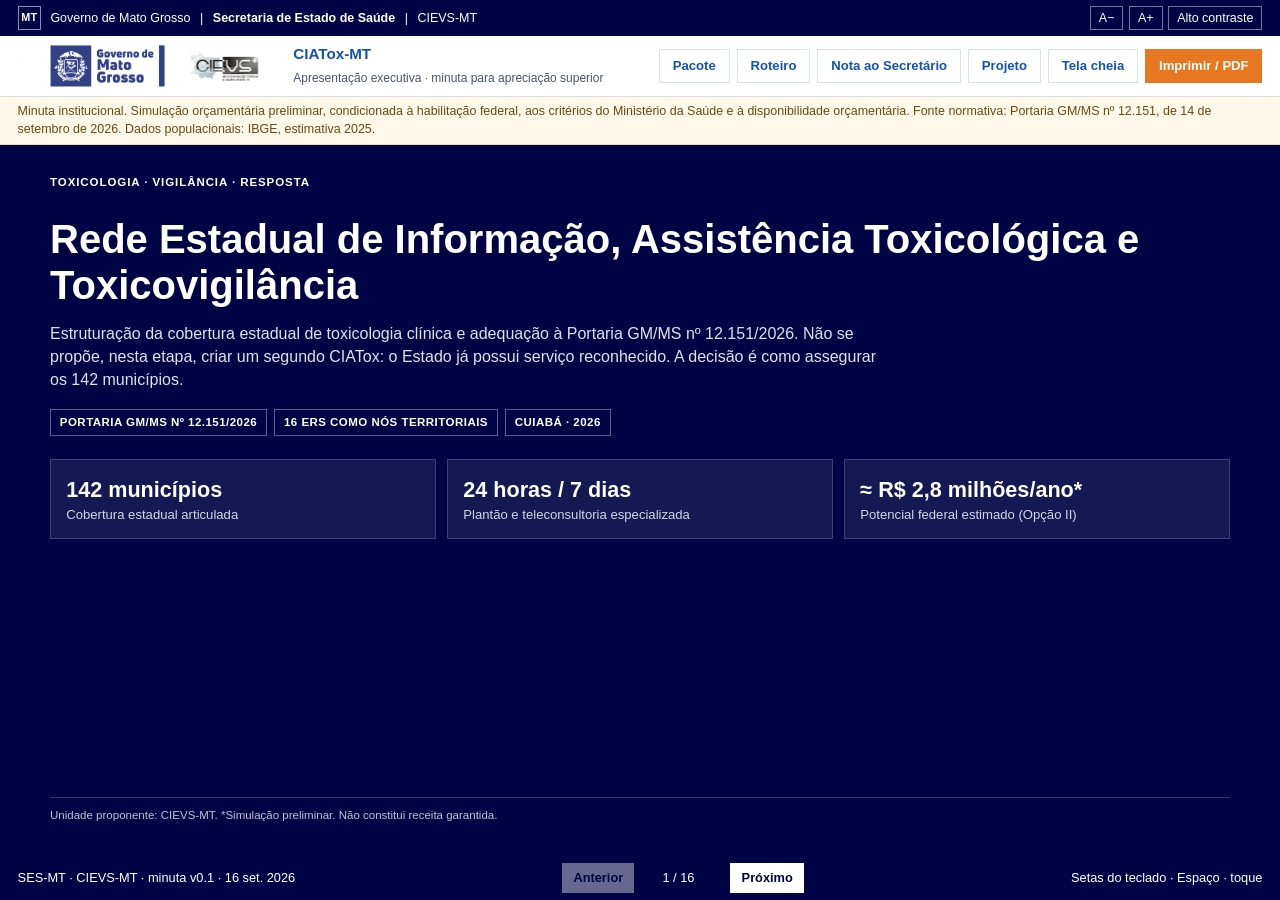
<file: index.html>
<!DOCTYPE html>
<html lang="pt-BR">
<head>
  <meta charset="utf-8">
  <meta name="viewport" content="width=device-width, initial-scale=1">
  <title>CIATox-MT — Rede Estadual de Toxicologia | SES-MT</title>
  <meta name="description" content="Apresentação executiva da Rede Estadual de Informação, Assistência Toxicológica e Toxicovigilância de Mato Grosso. Secretaria de Estado de Saúde · CIEVS-MT.">
  <link rel="stylesheet" href="css/estilo.css">
</head>
<body>
  <a class="sr-only" href="#deck">Ir para a apresentação</a>
  <div class="app">
    <div class="barra-gov">
      <div class="identidade">
        <span class="mt-selo" aria-hidden="true">MT</span>
        <span>Governo de Mato Grosso</span>
        <span aria-hidden="true">|</span>
        <strong>Secretaria de Estado de Saúde</strong>
        <span aria-hidden="true">|</span>
        <span>CIEVS-MT</span>
      </div>
      <div class="acessibilidade" aria-label="Recursos de acessibilidade">
        <button type="button" id="fonte-menos" aria-label="Diminuir texto">A−</button>
        <button type="button" id="fonte-mais" aria-label="Aumentar texto">A+</button>
        <button type="button" id="contraste" aria-pressed="false">Alto contraste</button>
      </div>
    </div>

    <header class="cabecalho">
      <div class="marca">
        <img class="ses" src="assets/governo-ses-mt.png" alt="Secretaria de Estado de Saúde. Governo de Mato Grosso" width="220" height="63">
        <img class="cievs" src="assets/logo-cievs-mt.png" alt="CIEVS-MT — Centro de Informações Estratégicas de Vigilância em Saúde" width="160" height="40">
        <div class="titulo-projeto">
          <strong>CIATox-MT</strong>
          <small>Apresentação executiva · minuta para apreciação superior</small>
        </div>
      </div>
      <div class="acoes-topo">
        <a class="botao secundario" href="pacote.html">Pacote</a>
        <a class="botao secundario" href="roteiro.html">Roteiro</a>
        <a class="botao secundario" href="nota-tecnica.html">Nota ao Secretário</a>
        <a class="botao secundario" href="documento.html">Projeto</a>
        <button class="botao secundario" type="button" id="tela-cheia">Tela cheia</button>
        <button class="botao laranja" type="button" onclick="window.print()">Imprimir / PDF</button>
      </div>
    </header>

    <div class="aviso">
      Minuta institucional. Simulação orçamentária preliminar, condicionada à habilitação federal, aos critérios do Ministério da Saúde e à disponibilidade orçamentária. Fonte normativa: Portaria GM/MS nº 12.151, de 14 de setembro de 2026. Dados populacionais: IBGE, estimativa 2025.
    </div>

    <main class="deck" id="deck">
      <section class="slide capa ativa" id="s1" aria-label="Capa">
        <div class="slide-interno">
          <p class="kicker">Toxicologia · Vigilância · Resposta</p>
          <h1>Rede Estadual de Informação, Assistência Toxicológica e Toxicovigilância</h1>
          <p class="lead">Estruturação da cobertura estadual de toxicologia clínica e adequação à Portaria GM/MS nº 12.151/2026. Não se propõe, nesta etapa, criar um segundo CIATox: o Estado já possui serviço reconhecido. A decisão é como assegurar os 142 municípios.</p>
          <div class="selos">
            <span class="selo">Portaria GM/MS nº 12.151/2026</span>
            <span class="selo">16 ERS como nós territoriais</span>
            <span class="selo">Cuiabá · 2026</span>
          </div>
          <div class="kpis">
            <div class="kpi">
              <strong>142 municípios</strong>
              <span>Cobertura estadual articulada</span>
            </div>
            <div class="kpi">
              <strong>24 horas / 7 dias</strong>
              <span>Plantão e teleconsultoria especializada</span>
            </div>
            <div class="kpi">
              <strong>≈ R$ 2,8 milhões/ano*</strong>
              <span>Potencial federal estimado (Opção II)</span>
            </div>
          </div>
          <p class="fonte">Unidade proponente: CIEVS-MT. *Simulação preliminar. Não constitui receita garantida.</p>
        </div>
      </section>

      <section class="slide" id="s2" aria-label="Por que avaliar agora">
        <div class="slide-interno">
          <p class="kicker">1 · Contexto</p>
          <h2>Por que este projeto deve ser avaliado agora?</h2>
          <p class="lead">A Portaria nº 12.151/2026 altera o lugar dos CIATox no SUS e cria instrumentos de financiamento. Não se trata apenas de um serviço físico: trata-se de organizar uma rede estadual.</p>
          <div class="grade grade-4">
            <article class="cartao destaque">
              <span class="numero">1</span>
              <h3>Estabelecimento do SUS</h3>
              <p>Integração formal à RUE, à Vigilância em Saúde e à Assistência Farmacêutica.</p>
            </article>
            <article class="cartao destaque">
              <span class="numero">2</span>
              <h3>24 horas / 7 dias</h3>
              <p>Plantão permanente, teleconsultoria e/ou atendimento presencial.</p>
            </article>
            <article class="cartao destaque">
              <span class="numero">3</span>
              <h3>Cobertura estadual</h3>
              <p>A norma recomenda pelo menos um CIATox por UF e cobertura populacional total.</p>
            </article>
            <article class="cartao destaque">
              <span class="numero">4</span>
              <h3>Financiamento</h3>
              <p>Custeio mensal, qualificação e incentivo de investimento para novos centros.</p>
            </article>
          </div>
          <p class="fonte">Fonte: Portaria GM/MS nº 12.151/2026, arts. 12-A, 122, 125-A, 973-F e 973-L.</p>
        </div>
      </section>

      <section class="slide" id="s3" aria-label="Oportunidade para Mato Grosso">
        <div class="slide-interno">
          <p class="kicker">2 · Ponto de partida</p>
          <h2>O Estado já tem um CIATox. A pergunta é outra.</h2>
          <p class="lead">O Ministério da Saúde relaciona o Centro Antiveneno de Mato Grosso (CIAVE/CIATox Cuiabá), no Hospital Municipal de Cuiabá, de gestão da Prefeitura. A questão não é “precisamos ter um CIATox?”. É se o modelo municipal cobre os 142 municípios com as novas atribuições federais.</p>
          <div class="grade grade-4">
            <article class="cartao"><p class="mega">142<small>municípios a cobrir</small></p></article>
            <article class="cartao"><p class="mega">16<small>Escritórios Regionais de Saúde</small></p></article>
            <article class="cartao"><p class="mega">24/7<small>suporte especializado</small></p></article>
            <article class="cartao"><p class="mega">1 rede<small>CIATox + CIEVS + Lacen + RUE + AF</small></p></article>
          </div>
          <div class="grade grade-3">
            <article class="cartao">CIEVS-MT</article>
            <article class="cartao">Lacen-MT</article>
            <article class="cartao">RUE / Regulação</article>
            <article class="cartao">Assistência Farmacêutica</article>
            <article class="cartao">Hospitais estaduais</article>
            <article class="cartao">STI / dados</article>
          </div>
          <p class="fonte">ABRACIT registra ausência de laboratório próprio. A Portaria admite apoio diagnóstico em outro estabelecimento (Lacen-MT + referências), com tempo-resposta e custo-efetividade justificados.</p>
        </div>
      </section>

      <section class="slide" id="s4" aria-label="Problema a resolver">
        <div class="slide-interno">
          <p class="kicker">3 · Evidência estadual</p>
          <h2>A necessidade já se manifestou em 2025 e 2026</h2>
          <p class="lead">Não é só o marco federal. Mato Grosso acumulou demanda assistencial, emergência química e uma política de agrotóxicos que a Portaria agora permite financiar e organizar como rede.</p>
          <div class="grade grade-3">
            <article class="cartao destaque"><h3>3.860 acidentes com animais peçonhentos (2025)</h3><p>1.930 por escorpiões e 1.066 por serpentes. Dez óbitos confirmados à época e dois em investigação (SES-MT).</p></article>
            <article class="cartao destaque"><h3>Metanol</h3><p>Emergência em 2025. Em fevereiro de 2026, a SES informou seis casos confirmados e quatro óbitos. Resposta com CIEVS, vigilâncias, Lacen e CIATox Cuiabá.</p></article>
            <article class="cartao destaque"><h3>VSPEA (2025)</h3><p>Plano estadual de vigilância de populações expostas a agrotóxicos: ambiental, epidemiológica, sanitária, trabalhador e atenção.</p></article>
            <article class="cartao destaque"><h3>Acesso desigual</h3><p>Expertise concentrada na capital, em serviço de gestão municipal, para 903 mil km² e 142 municípios.</p></article>
            <article class="cartao destaque"><h3>Antídotos e laboratório</h3><p>Estoques sem visão estadual única. CIATox Cuiabá sem laboratório próprio; Lacen pode ser a contrapartida.</p></article>
            <article class="cartao destaque"><h3>CMS Cuiabá já apontou o gap</h3><p>Capacitação da rede estadual, Lacen como contrapartida, incentivo financeiro do Estado e integração com o ensino.</p></article>
          </div>
          <p class="fonte">Agregados institucionais. Fontes: SES-MT; Portaria GM/MS nº 12.151/2026. Sem dados nominais de pacientes.</p>
        </div>
      </section>

      <section class="slide" id="s5" aria-label="Modelo em quatro níveis">
        <div class="slide-interno">
          <p class="kicker">4 · Modelo</p>
          <h2>Uma rede em quatro níveis</h2>
          <p class="lead">O CIATox-MT funciona como núcleo coordenador; os ERS territorializam a rede.</p>
          <div class="niveis">
            <article class="nivel">
              <p class="faixa">Nível 1</p>
              <h3>CIATox-MT · coordenação estadual</h3>
              <ul><li>Teleconsultoria 24/7</li><li>Toxicologia clínica</li><li>Protocolos</li><li>Toxicovigilância</li><li>Rede de antídotos</li></ul>
            </article>
            <article class="nivel">
              <p class="faixa">Nível 2</p>
              <h3>Escritórios Regionais</h3>
              <ul><li>Ponto focal regional</li><li>Articulação municipal</li><li>Monitoramento</li><li>Capacitação</li><li>Logística e fluxos</li></ul>
            </article>
            <article class="nivel">
              <p class="faixa">Nível 3</p>
              <h3>Referências regionais</h3>
              <ul><li>Hospitais / UPA</li><li>SAMU e regulação</li><li>Estabilização</li><li>Antídotos estratégicos</li><li>Coleta de amostras</li></ul>
            </article>
            <article class="nivel">
              <p class="faixa">Nível 4</p>
              <h3>Municípios</h3>
              <ul><li>Identificação precoce</li><li>Contato com o CIATox</li><li>Notificação</li><li>Fluxos assistenciais</li><li>Prevenção</li></ul>
            </article>
          </div>
          <p class="fonte">Componentes transversais: CIEVS-MT · Lacen-MT · Assistência Farmacêutica · RUE/Regulação · Vigilâncias · STI/Dados. A regionalização é coerente com a Portaria, que vincula o CIATox ao PRI, ao PAR-RUE e às redes de atenção.</p>
        </div>
      </section>

      <section class="slide" id="s6" aria-label="Papel dos ERS">
        <div class="slide-interno">
          <p class="kicker">5 · Regionalização</p>
          <h2>Escritórios Regionais de Saúde: função estratégica</h2>
          <p class="lead">Cada ERS designa um Ponto Focal Regional de Toxicologia e Toxicovigilância, conectado ao núcleo estadual. O ponto focal não substitui o especialista: articula e monitora a rede.</p>
          <div class="grade grade-2">
            <article class="cartao navy">
              <h3>Resultado esperado</h3>
              <p>O CIATox deixa de ser “um serviço em Cuiabá” e passa a operar como rede estadual territorializada.</p>
            </article>
            <article class="cartao">
              <h3>Atribuições do ponto focal</h3>
              <ul class="lista-limpa">
                <li>Articular municípios, hospitais, SAMU e regulação</li>
                <li>Acompanhar antídotos e soros estratégicos</li>
                <li>Apoiar transporte e fluxo de amostras ao Lacen</li>
                <li>Monitorar indicadores e eventos incomuns</li>
                <li>Qualificar notificações e investigações</li>
                <li>Mapear capacidade regional e vazios assistenciais</li>
                <li>Coordenar educação permanente regional</li>
              </ul>
            </article>
          </div>
          <p class="fonte">Proposta organizacional estadual. A Portaria exige regionalização, mas não define o papel dos ERS. Relação dos 16 ERS na versão documento.</p>
        </div>
      </section>

      <section class="slide" id="s7" aria-label="Governança">
        <div class="slide-interno">
          <p class="kicker">6 · Governança</p>
          <h2>Integração entre assistência, vigilância, laboratório, regulação e território</h2>
          <div class="grade grade-3">
            <article class="cartao navy"><h3>Secretário de Estado de Saúde</h3><p>Decisão institucional e autorização da fase de estudo.</p></article>
            <article class="cartao destaque"><h3>Comitê Gestor Estadual</h3><p>Diretrizes, pactuação, monitoramento e solução de entraves.</p></article>
            <article class="cartao destaque"><h3>Núcleo estadual CIATox-MT</h3><p>Operação 24/7, protocolos, equipe, qualidade e articulação da rede.</p></article>
          </div>
          <div class="grade grade-2">
            <article class="cartao">
              <h3>Componentes transversais</h3>
              <p>CIEVS-MT · Lacen-MT · Assistência Farmacêutica · RUE/Regulação · Vigilâncias · STI / ciência de dados</p>
            </article>
            <article class="cartao">
              <h3>Território</h3>
              <p>Escritórios Regionais · hospitais de referência · SAMU/UPA · secretarias municipais · pontos de antídotos · rede laboratorial</p>
            </article>
          </div>
          <p class="fluxo"><span>Detectar</span><em>→</em><span>Orientar</span><em>→</em><span>Regular</span><em>→</em><span>Tratar</span><em>→</em><span>Investigar</span><em>→</em><span>Alertar</span><em>→</em><span>Aprender</span></p>
          <p class="fonte">A Portaria atribui ao CIATox funções assistenciais, de vigilância, apoio laboratorial e gestão de antídotos.</p>
        </div>
      </section>

      <section class="slide" id="s8" aria-label="Financiamento federal">
        <div class="slide-interno">
          <p class="kicker">7 · Financiamento</p>
          <h2>Oportunidade federal para Mato Grosso</h2>
          <p class="lead">Simulação preliminar para a faixa populacional da Opção de Custeio II (3.000.001 a 7.000.000 habitantes). Todos os 142 municípios integram a Amazônia Legal.</p>
          <div class="grade grade-4">
            <article class="cartao"><p class="mega">R$ 146.325,53<small>custeio-base mensal · Opção II</small></p></article>
            <article class="cartao"><p class="mega">+ R$ 43.897,66<small>30% Amazônia Legal (sobre o custeio-base)</small></p></article>
            <article class="cartao"><p class="mega">+ R$ 25.412,67<small>qualificação mensal do CIATox</small></p></article>
            <article class="cartao"><p class="mega">+ R$ 17.742,78<small>até 2 médicos elegíveis</small></p></article>
          </div>
          <article class="cartao navy">
            <h3>Cenário potencial estimado</h3>
            <p><strong>R$ 233.378,64 / mês</strong> · aproximadamente <strong>R$ 2.800.543,68 / ano</strong></p>
          </article>
          <p class="fonte">Simulação conservadora: o adicional de 30% foi aplicado somente ao custeio-base. Recurso federal não é automático — depende de habilitação, critérios, funcionamento efetivo e disponibilidade orçamentária. Fonte: Portaria GM/MS nº 12.151/2026, Anexo CIX e arts. 973-G, 973-H e 973-K.</p>
        </div>
      </section>

      <section class="slide" id="s9" aria-label="Contrapartida estadual">
        <div class="slide-interno">
          <p class="kicker">8 · Contrapartida</p>
          <h2>Recurso federal × o que o Estado já tem × o que ainda precisa ser medido</h2>
          <p class="lead">Custeio tripartite. O adicional de 30% da Amazônia Legal aplica-se, nesta simulação, só ao custeio-base. Nenhum valor abaixo é receita garantida.</p>
          <table>
            <thead>
              <tr><th>Componente</th><th>Recurso federal potencial</th><th>Contrapartida já existente</th><th>Custo novo</th></tr>
            </thead>
            <tbody>
              <tr><td>Custeio-base + Amazônia Legal</td><td>R$ 190.223,19 / mês</td><td>ERS, CIEVS, RUE, AF, hospitais, STI</td><td>Plantão, CNES e governança a quantificar</td></tr>
              <tr><td>Qualificação</td><td>R$ 25.412,67 / mês</td><td>Lacen-MT</td><td>Gap de exames e tempo-resposta</td></tr>
              <tr><td>Até 2 médicos elegíveis</td><td>R$ 17.742,78 / mês</td><td>Equipe do CIAVE, se aderente</td><td>Cessão ou vínculo se houver gap</td></tr>
              <tr><td>Obra / novo prédio</td><td>Incentivo só se o estudo recomendar</td><td>Estrutura do Hospital Municipal</td><td>Não autorizar nesta etapa</td></tr>
              <tr><td><strong>Teto de planejamento</strong></td><td><strong>≈ R$ 2,80 milhões / ano</strong></td><td><strong>Capacidade instalada</strong></td><td><strong>Principal risco: RH 24/7</strong></td></tr>
            </tbody>
          </table>
          <p class="fonte">Fonte: Portaria GM/MS nº 12.151/2026, Anexo CIX e arts. 973-G, 973-H, 973-K e 973-X. Confirmar incidência dos adicionais com o Ministério da Saúde.</p>
        </div>
      </section>

      <section class="slide" id="s10" aria-label="Cenários de implantação">
        <div class="slide-interno">
          <p class="kicker">9 · Três modelos</p>
          <h2>O estudo de 60 dias compara; o Gabinete não escolhe o prédio agora</h2>
          <p class="lead">A Portaria admite mais de um centro na UF, desde que 100% da população seja pactuada na CIB. Duplicar estrutura sem diagnóstico é o principal risco.</p>
          <div class="grade grade-3">
            <article class="cartao destaque">
              <h3>1. CIATox Cuiabá fortalecido</h3>
              <p>Município permanece gestor. Estado entra com financiamento, Lacen, vigilância e regionalização pelos ERS.</p>
              <p>Evita duplicação. Exige governança interfederativa robusta.</p>
            </article>
            <article class="cartao destaque">
              <h3>2. Cogestão / referência estadual</h3>
              <p>O serviço atual passa a operar formalmente como referência estadual, com pactuação SES–Cuiabá.</p>
              <p>Aproveita equipe e experiência, com participação estadual formal.</p>
            </article>
            <article class="cartao destaque">
              <h3>3. Novo CIATox estadual</h3>
              <p>Estabelecimento sob gestão direta da SES. Autonomia maior, custo e prazo maiores.</p>
              <p>Só após demonstrar maior efetividade que o fortalecimento ou a cogestão.</p>
            </article>
          </div>
          <p class="fonte">Fonte: arts. 973-A a 973-E da Portaria GM/MS nº 12.151/2026. Desenho preferencial: hub 24/7 em teleconsultoria + 16 ERS, não um segundo prédio como primeira resposta.</p>
        </div>
      </section>

      <section class="slide" id="s11" aria-label="Vantagens para a população">
        <div class="slide-interno">
          <p class="kicker">10 · População</p>
          <h2>Vantagens para a população</h2>
          <p class="lead">O valor da rede deve ser percebido na velocidade, segurança e equidade do cuidado. Benefícios esperados; deverão ser monitorados por indicadores após a implantação.</p>
          <div class="grade grade-3">
            <article class="cartao"><h3>24/7</h3><p>Orientação toxicológica especializada em tempo oportuno.</p></article>
            <article class="cartao"><h3>Equidade</h3><p>Municípios distantes acessam expertise sem depender da presença física em Cuiabá.</p></article>
            <article class="cartao"><h3>Conduta segura</h3><p>Apoio a diagnóstico, gravidade, antídotos e necessidade de transferência.</p></article>
            <article class="cartao"><h3>Menos deslocamentos</h3><p>Casos manejáveis localmente ou na região evitam transferências desnecessárias.</p></article>
            <article class="cartao"><h3>Antídotos</h3><p>Maior visibilidade sobre localização, validade e disponibilidade dos estoques.</p></article>
            <article class="cartao"><h3>Emergências</h3><p>Melhor resposta a intoxicações coletivas, químicos, agrotóxicos, metanol e animais peçonhentos.</p></article>
          </div>
          <p class="fonte">Indicadores previstos: cobertura municipal, tempo-resposta, resolutividade sem transferência, disponibilidade de antídotos e qualidade da notificação.</p>
        </div>
      </section>

      <section class="slide" id="s12" aria-label="Vantagens para o Estado">
        <div class="slide-interno">
          <p class="kicker">11 · Estado</p>
          <h2>Vantagens estratégicas para Mato Grosso</h2>
          <p class="lead">O projeto pode transformar capacidades dispersas em uma política estadual integrada.</p>
          <div class="grade grade-2">
            <article class="cartao destaque">
              <h3>Gestão e financiamento</h3>
              <ul class="lista-limpa">
                <li>Captação de novos recursos federais</li>
                <li>Governança única para toxicologia e toxicovigilância</li>
                <li>Fortalecimento dos Escritórios Regionais</li>
                <li>Melhor gestão de antídotos e soros</li>
              </ul>
            </article>
            <article class="cartao destaque">
              <h3>Rede e inteligência</h3>
              <ul class="lista-limpa">
                <li>Uso mais racional da rede hospitalar</li>
                <li>Fortalecimento da resposta às emergências</li>
                <li>Produção de inteligência epidemiológica</li>
                <li>Integração entre vigilância e assistência</li>
              </ul>
            </article>
          </div>
          <article class="cartao navy">
            <h3>Resultado esperado</h3>
            <p>Maior capacidade estadual de prevenir, detectar, responder e aprender com eventos toxicológicos.</p>
          </article>
          <p class="fonte">Síntese dos ganhos institucionais esperados do modelo integrado. Sem dados nominais de pacientes.</p>
        </div>
      </section>

      <section class="slide" id="s13" aria-label="Produtos estruturantes">
        <div class="slide-interno">
          <p class="kicker">12 · Produtos</p>
          <h2>Dois produtos estruturantes desde o início</h2>
          <div class="grade grade-2">
            <article class="cartao destaque">
              <h3>Rede Estadual de Antídotos e Soros</h3>
              <p>Visão estadual em tempo quase real de produto, quantidade, validade, localização, disponibilidade e tempo de acesso.</p>
              <p>ERS acompanham a realidade regional; Assistência Farmacêutica coordena estoques; CIATox apoia a indicação clínica.</p>
            </article>
            <article class="cartao destaque">
              <h3>Toxicovigilância integrada</h3>
              <p class="fluxo" style="margin-top:.6rem"><span>Hospital / município</span><em>→</em><span>CIATox-MT</span><em>→</em><span>ERS</span><em>→</em><span>CIEVS-MT</span><em>→</em><span>Lacen / vigilâncias</span><em>→</em><span>Resposta</span></p>
              <p style="margin-top:.7rem">Detectar clusters, sinais incomuns e riscos coletivos com maior oportunidade.</p>
            </article>
          </div>
          <p class="fonte">A Portaria prevê Núcleo de Antídotos e Núcleo de Vigilância na composição do CIATox.</p>
        </div>
      </section>

      <section class="slide" id="s14" aria-label="Estudo técnico em 60 dias">
        <div class="slide-interno">
          <p class="kicker">13 · Primeira decisão</p>
          <h2>Estudo técnico em 60 dias</h2>
          <p class="lead">Propõe-se iniciar com um grupo de trabalho estadual e produtos objetivos para decisão do Secretário. A aprovação desta fase não cria estabelecimento, não contrata pessoal e não assume despesa permanente.</p>
          <div class="timeline">
            <article class="passo"><strong>0–15 dias</strong><p>Instituir o GT · definir coordenação · solicitar dados</p></article>
            <article class="passo"><strong>15–30 dias</strong><p>Diagnóstico do CIATox atual · diagnóstico dos ERS · mapear antídotos</p></article>
            <article class="passo"><strong>30–45 dias</strong><p>Gap analysis da Portaria · Lacen e RH · modelos de governança</p></article>
            <article class="passo"><strong>45–60 dias</strong><p>Estudo econômico · modelo recomendado · minuta para CIR/CIB/SAIPS</p></article>
          </div>
          <article class="cartao navy">
            <h3>Entrega ao final de 60 dias</h3>
            <p>Proposta institucional, financeira e assistencial pronta para decisão e pactuação.</p>
          </article>
          <p class="fonte">Prazo proposto para elaboração do Projeto Técnico e estudo de viabilidade.</p>
        </div>
      </section>

      <section class="slide" id="s15" aria-label="Horizonte de implantação">
        <div class="slide-interno">
          <p class="kicker">14 · Horizonte</p>
          <h2>Após a decisão institucional, etapas mensuráveis</h2>
          <div class="grade grade-3">
            <article class="cartao destaque">
              <h3>Até 90 dias</h3>
              <ul class="lista-limpa">
                <li>Modelo institucional definido</li>
                <li>Pactuações iniciadas</li>
                <li>Mapa da rede e antídotos</li>
                <li>Fluxos prioritários</li>
                <li>Plano de RH e laboratório</li>
              </ul>
            </article>
            <article class="cartao destaque">
              <h3>Até 180 dias</h3>
              <ul class="lista-limpa">
                <li>CNES / PAR-RUE / CIB</li>
                <li>Equipe organizada</li>
                <li>Teleconsultoria estruturada</li>
                <li>Integração Lacen</li>
                <li>Capacitação regional</li>
              </ul>
            </article>
            <article class="cartao destaque">
              <h3>Até 365 dias</h3>
              <ul class="lista-limpa">
                <li>Cobertura estadual operacional</li>
                <li>Monitoramento de indicadores</li>
                <li>Painel de toxicovigilância</li>
                <li>Rede de antídotos consolidada</li>
                <li>Habilitação/qualificação federal</li>
              </ul>
            </article>
          </div>
          <p class="fonte">Cronograma proposto; sujeito ao modelo escolhido, às pactuações e aos requisitos federais. Monitorar acesso, tempo-resposta, antídotos, laboratório, notificações e resolutividade.</p>
        </div>
      </section>

      <section class="slide" id="s16" aria-label="Decisão solicitada">
        <div class="slide-interno">
          <p class="kicker">15 · Encaminhamento</p>
          <h2>Decisão solicitada ao Secretário de Estado de Saúde</h2>
          <p class="lead">Autorizar o estudo. Não autorizar, nesta leva, criação de nova unidade nem obra.</p>
          <div class="grade grade-2 decisao">
            <article class="cartao"><h3>Projeto Técnico</h3><p>Autorizar a Rede CIATox-MT como política de cobertura estadual, não como segundo prédio.</p></article>
            <article class="cartao"><h3>Grupo de Trabalho</h3><p>60 dias, com ERS e tratativa formal com o CIAVE / Prefeitura de Cuiabá.</p></article>
            <article class="cartao"><h3>Estudo dos três modelos</h3><p>Fortalecimento, cogestão ou novo CIATox estadual — só depois do diagnóstico.</p></article>
            <article class="cartao"><h3>Habilitação federal</h3><p>Preparar captação da Portaria nº 12.151/2026, sem submissão ao SAIPS antes do modelo escolhido.</p></article>
          </div>
          <article class="cartao navy">
            <h3>O que não se pede agora</h3>
            <p>Não criar estabelecimento, não contratar quadro permanente, não iniciar obra e não substituir o CIATox Cuiabá sem evidência.</p>
          </article>
          <p class="fonte">Nota técnica de despacho, apresentação e projeto técnico disponíveis no pacote institucional CIEVS-MT.</p>
        </div>
      </section>
    </main>

    <footer class="rodape-app">
      <span>SES-MT · CIEVS-MT · minuta v0.1 · 16 set. 2026</span>
      <div class="nav-slides">
        <button type="button" id="btn-anterior">Anterior</button>
        <span class="contador" id="contador">1 / 16</span>
        <div class="progresso" aria-hidden="true"><span id="barra-progresso"></span></div>
        <button type="button" id="btn-proximo">Próximo</button>
      </div>
      <span>Setas do teclado · Espaço · toque</span>
    </footer>
  </div>
  <script src="js/apresentacao.js"></script>
</body>
</html>
</file>
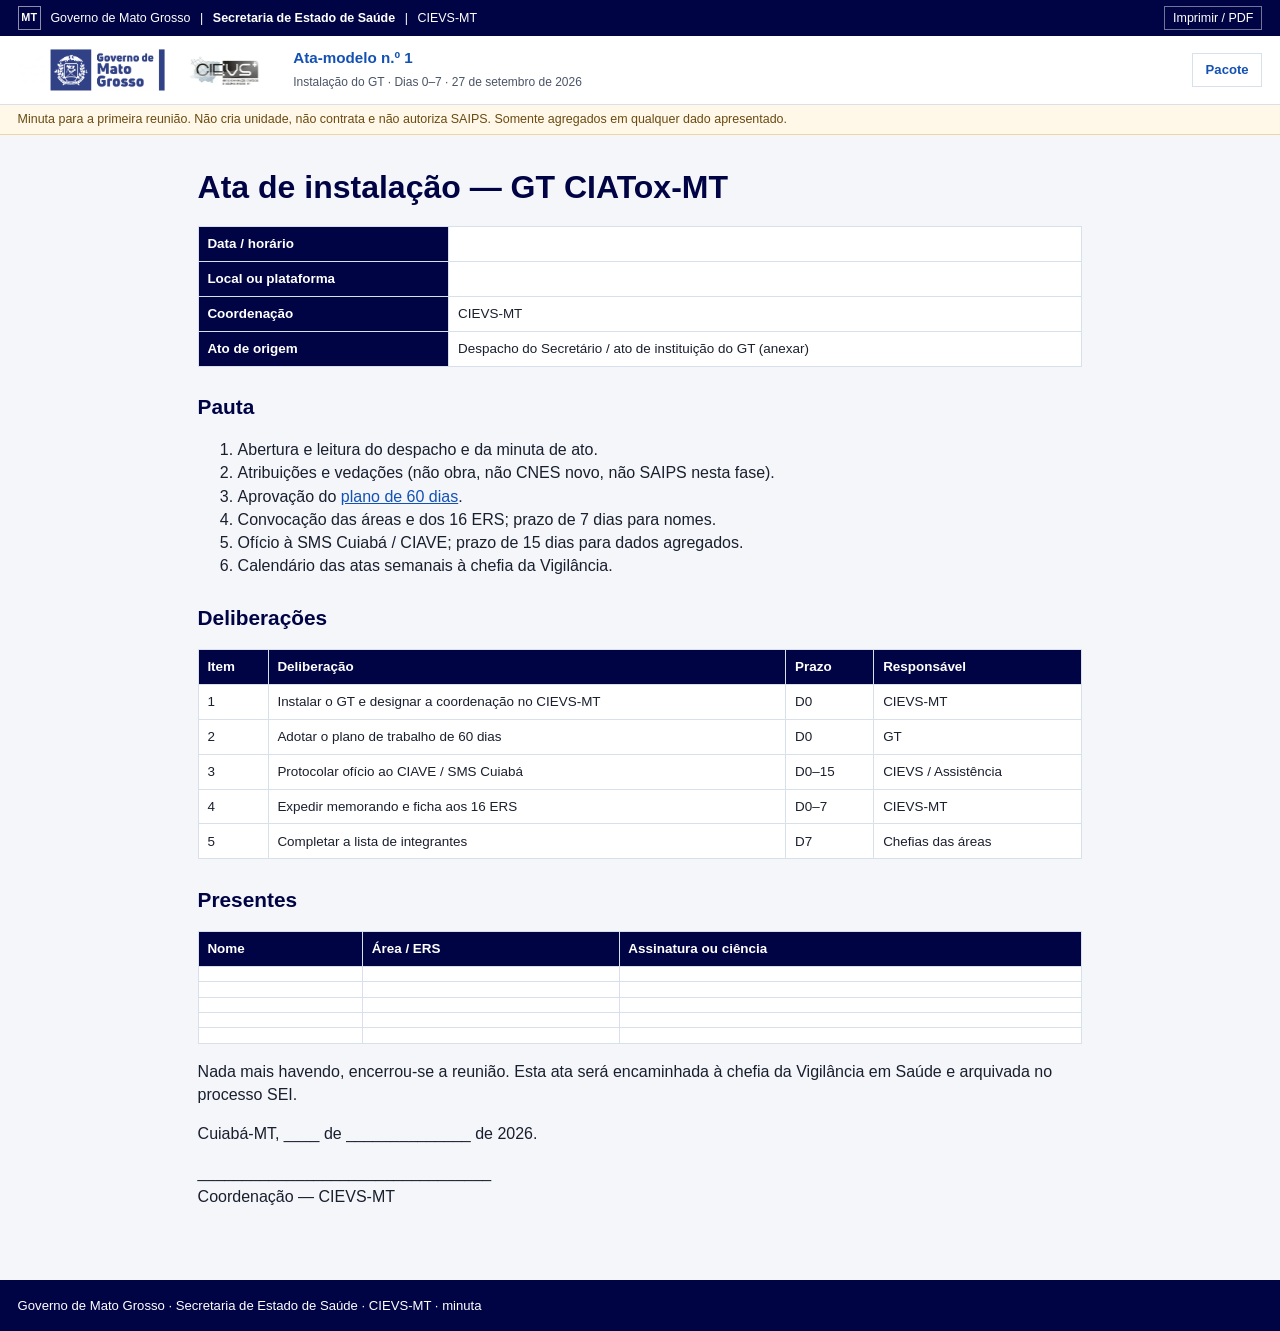
<file: ata-instalacao.html>
<!DOCTYPE html>
<html lang="pt-BR">
<head>
  <meta charset="utf-8">
  <meta name="viewport" content="width=device-width, initial-scale=1">
  <title>Ata de instalação do GT — CIATox-MT | SES-MT</title>
  <link rel="stylesheet" href="css/estilo.css">
</head>
<body class="documento">
  <div class="barra-gov">
    <div class="identidade">
      <span class="mt-selo" aria-hidden="true">MT</span>
      <span>Governo de Mato Grosso</span>
      <span aria-hidden="true">|</span>
      <strong>Secretaria de Estado de Saúde</strong>
      <span aria-hidden="true">|</span>
      <span>CIEVS-MT</span>
    </div>
    <div class="acessibilidade"><button type="button" onclick="window.print()">Imprimir / PDF</button></div>
  </div>
  <header class="cabecalho-doc">
    <div class="marca">
      <img class="ses" src="assets/governo-ses-mt.png" alt="Secretaria de Estado de Saúde. Governo de Mato Grosso" width="220" height="63">
      <img class="cievs" src="assets/logo-cievs-mt.png" alt="CIEVS-MT" width="160" height="40">
      <div class="titulo-projeto">
        <strong>Ata-modelo n.º 1</strong>
        <small>Instalação do GT · Dias 0–7 · 27 de setembro de 2026</small>
      </div>
    </div>
    <div class="acoes-topo"><a class="botao secundario" href="pacote.html">Pacote</a></div>
  </header>
  <div class="aviso">Minuta para a primeira reunião. Não cria unidade, não contrata e não autoriza SAIPS. Somente agregados em qualquer dado apresentado.</div>
  <main class="pagina">
    <h1>Ata de instalação — GT CIATox-MT</h1>
    <table>
      <tbody>
        <tr><th>Data / horário</th><td></td></tr>
        <tr><th>Local ou plataforma</th><td></td></tr>
        <tr><th>Coordenação</th><td>CIEVS-MT</td></tr>
        <tr><th>Ato de origem</th><td>Despacho do Secretário / ato de instituição do GT (anexar)</td></tr>
      </tbody>
    </table>
    <h2>Pauta</h2>
    <ol>
      <li>Abertura e leitura do despacho e da minuta de ato.</li>
      <li>Atribuições e vedações (não obra, não CNES novo, não SAIPS nesta fase).</li>
      <li>Aprovação do <a href="plano-60.html">plano de 60 dias</a>.</li>
      <li>Convocação das áreas e dos 16 ERS; prazo de 7 dias para nomes.</li>
      <li>Ofício à SMS Cuiabá / CIAVE; prazo de 15 dias para dados agregados.</li>
      <li>Calendário das atas semanais à chefia da Vigilância.</li>
    </ol>
    <h2>Deliberações</h2>
    <table>
      <thead><tr><th>Item</th><th>Deliberação</th><th>Prazo</th><th>Responsável</th></tr></thead>
      <tbody>
        <tr><td>1</td><td>Instalar o GT e designar a coordenação no CIEVS-MT</td><td>D0</td><td>CIEVS-MT</td></tr>
        <tr><td>2</td><td>Adotar o plano de trabalho de 60 dias</td><td>D0</td><td>GT</td></tr>
        <tr><td>3</td><td>Protocolar ofício ao CIAVE / SMS Cuiabá</td><td>D0–15</td><td>CIEVS / Assistência</td></tr>
        <tr><td>4</td><td>Expedir memorando e ficha aos 16 ERS</td><td>D0–7</td><td>CIEVS-MT</td></tr>
        <tr><td>5</td><td>Completar a lista de integrantes</td><td>D7</td><td>Chefias das áreas</td></tr>
      </tbody>
    </table>
    <h2>Presentes</h2>
    <table>
      <thead><tr><th>Nome</th><th>Área / ERS</th><th>Assinatura ou ciência</th></tr></thead>
      <tbody>
        <tr><td></td><td></td><td></td></tr>
        <tr><td></td><td></td><td></td></tr>
        <tr><td></td><td></td><td></td></tr>
        <tr><td></td><td></td><td></td></tr>
        <tr><td></td><td></td><td></td></tr>
      </tbody>
    </table>
    <p>Nada mais havendo, encerrou-se a reunião. Esta ata será encaminhada à chefia da Vigilância em Saúde e arquivada no processo SEI.</p>
    <p>Cuiabá-MT, ____ de ______________ de 2026.</p>
    <p>_________________________________<br>Coordenação — CIEVS-MT</p>
  </main>
  <footer class="rodape-doc">Governo de Mato Grosso · Secretaria de Estado de Saúde · CIEVS-MT · minuta</footer>
</body>
</html>
</file>
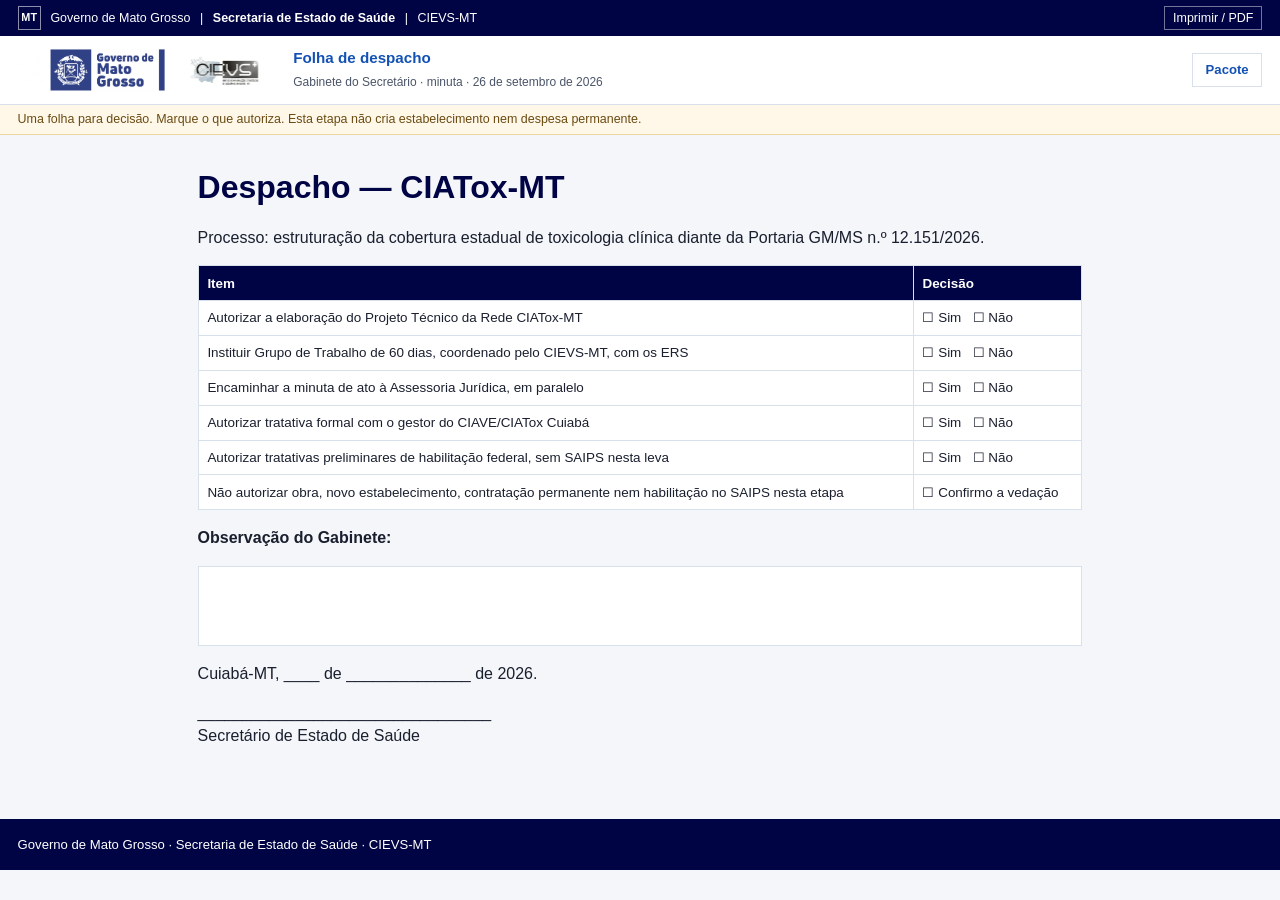
<file: despacho.html>
<!DOCTYPE html>
<html lang="pt-BR">
<head>
  <meta charset="utf-8">
  <meta name="viewport" content="width=device-width, initial-scale=1">
  <title>Folha de despacho — CIATox-MT | SES-MT</title>
  <link rel="stylesheet" href="css/estilo.css">
</head>
<body class="documento">
  <div class="barra-gov">
    <div class="identidade">
      <span class="mt-selo" aria-hidden="true">MT</span>
      <span>Governo de Mato Grosso</span>
      <span aria-hidden="true">|</span>
      <strong>Secretaria de Estado de Saúde</strong>
      <span aria-hidden="true">|</span>
      <span>CIEVS-MT</span>
    </div>
    <div class="acessibilidade"><button type="button" onclick="window.print()">Imprimir / PDF</button></div>
  </div>
  <header class="cabecalho-doc">
    <div class="marca">
      <img class="ses" src="assets/governo-ses-mt.png" alt="Secretaria de Estado de Saúde. Governo de Mato Grosso" width="220" height="63">
      <img class="cievs" src="assets/logo-cievs-mt.png" alt="CIEVS-MT" width="160" height="40">
      <div class="titulo-projeto">
        <strong>Folha de despacho</strong>
        <small>Gabinete do Secretário · minuta · 26 de setembro de 2026</small>
      </div>
    </div>
    <div class="acoes-topo"><a class="botao secundario" href="pacote.html">Pacote</a></div>
  </header>
  <div class="aviso">Uma folha para decisão. Marque o que autoriza. Esta etapa não cria estabelecimento nem despesa permanente.</div>
  <main class="pagina">
    <h1>Despacho — CIATox-MT</h1>
    <p>Processo: estruturação da cobertura estadual de toxicologia clínica diante da Portaria GM/MS n.º 12.151/2026.</p>
    <table>
      <thead><tr><th>Item</th><th>Decisão</th></tr></thead>
      <tbody>
        <tr><td>Autorizar a elaboração do Projeto Técnico da Rede CIATox-MT</td><td>☐ Sim &nbsp; ☐ Não</td></tr>
        <tr><td>Instituir Grupo de Trabalho de 60 dias, coordenado pelo CIEVS-MT, com os ERS</td><td>☐ Sim &nbsp; ☐ Não</td></tr>
        <tr><td>Encaminhar a minuta de ato à Assessoria Jurídica, em paralelo</td><td>☐ Sim &nbsp; ☐ Não</td></tr>
        <tr><td>Autorizar tratativa formal com o gestor do CIAVE/CIATox Cuiabá</td><td>☐ Sim &nbsp; ☐ Não</td></tr>
        <tr><td>Autorizar tratativas preliminares de habilitação federal, sem SAIPS nesta leva</td><td>☐ Sim &nbsp; ☐ Não</td></tr>
        <tr><td>Não autorizar obra, novo estabelecimento, contratação permanente nem habilitação no SAIPS nesta etapa</td><td>☐ Confirmo a vedação</td></tr>
      </tbody>
    </table>
    <p><strong>Observação do Gabinete:</strong></p>
    <p style="border:1px solid #d8e0ec;min-height:5rem;padding:.6rem;background:#fff;"></p>
    <p>Cuiabá-MT, ____ de ______________ de 2026.</p>
    <p>_________________________________<br>Secretário de Estado de Saúde</p>
  </main>
  <footer class="rodape-doc">Governo de Mato Grosso · Secretaria de Estado de Saúde · CIEVS-MT</footer>
</body>
</html>
</file>
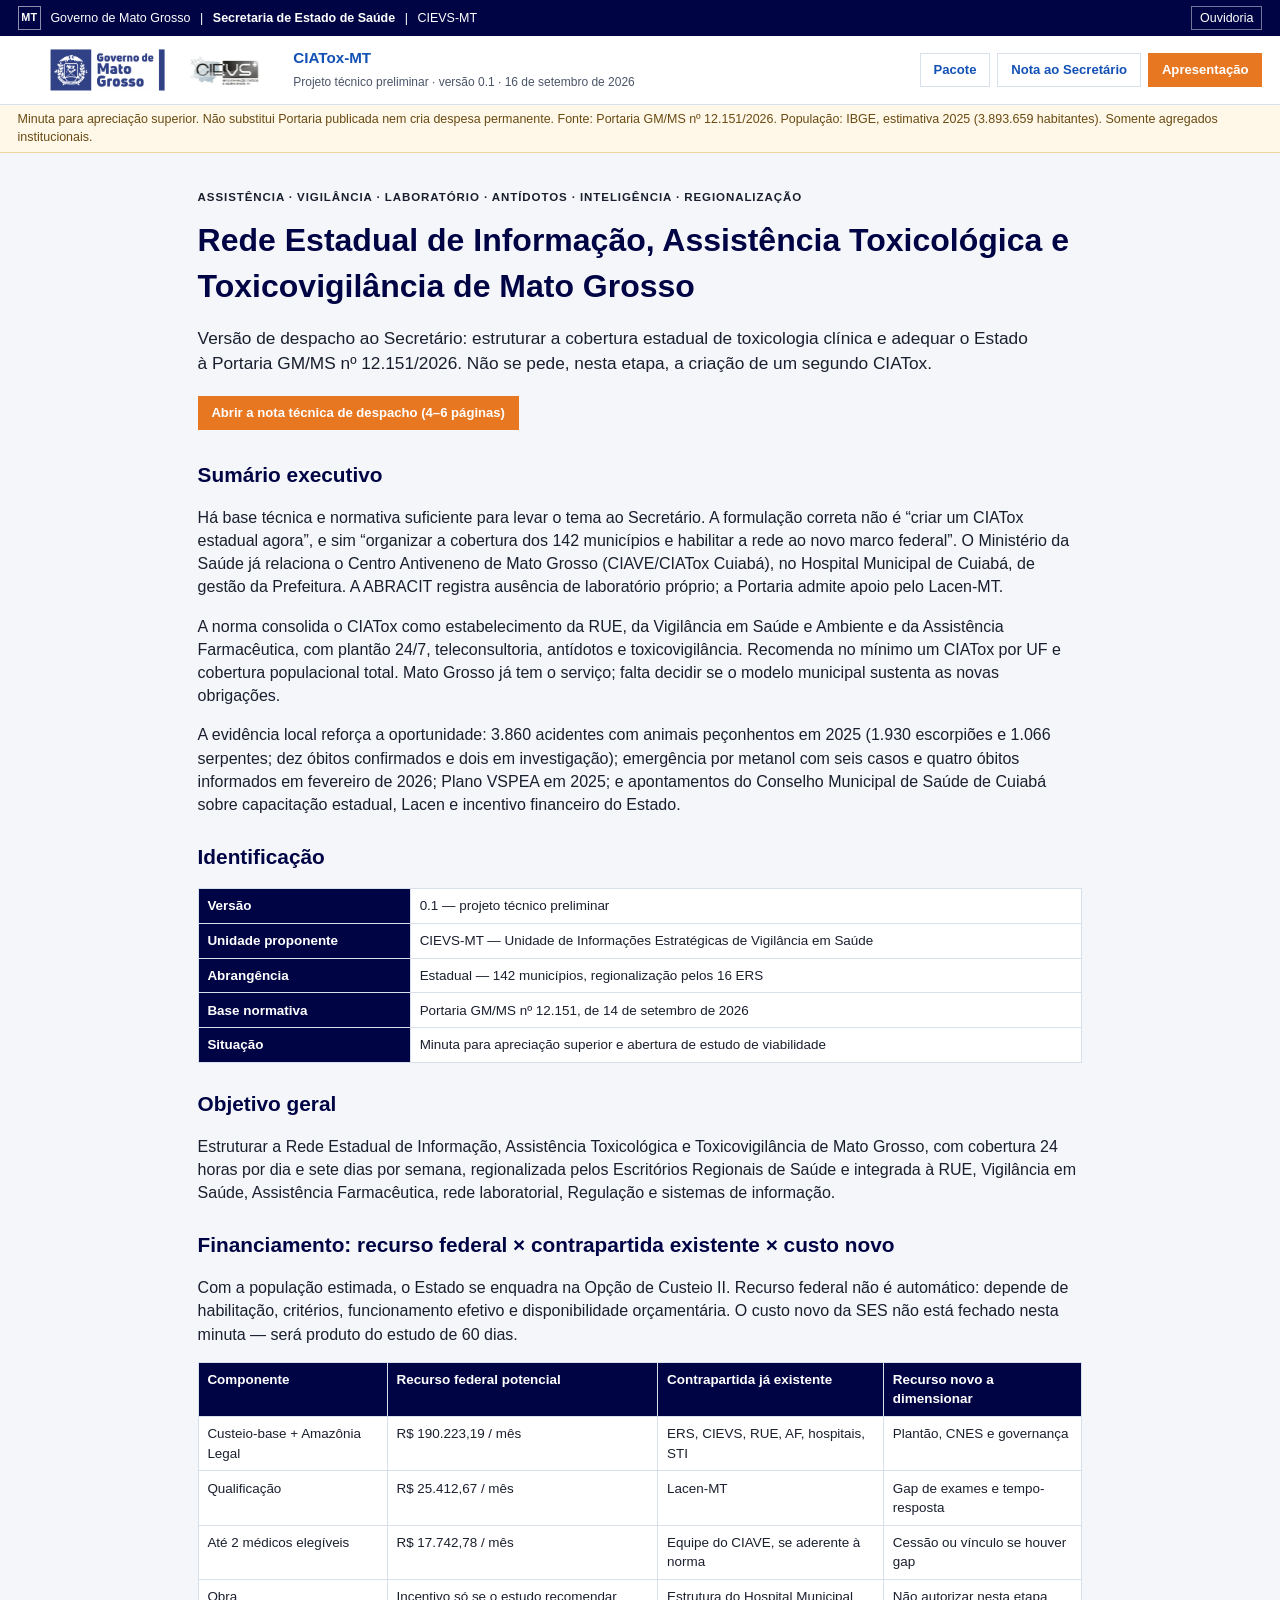
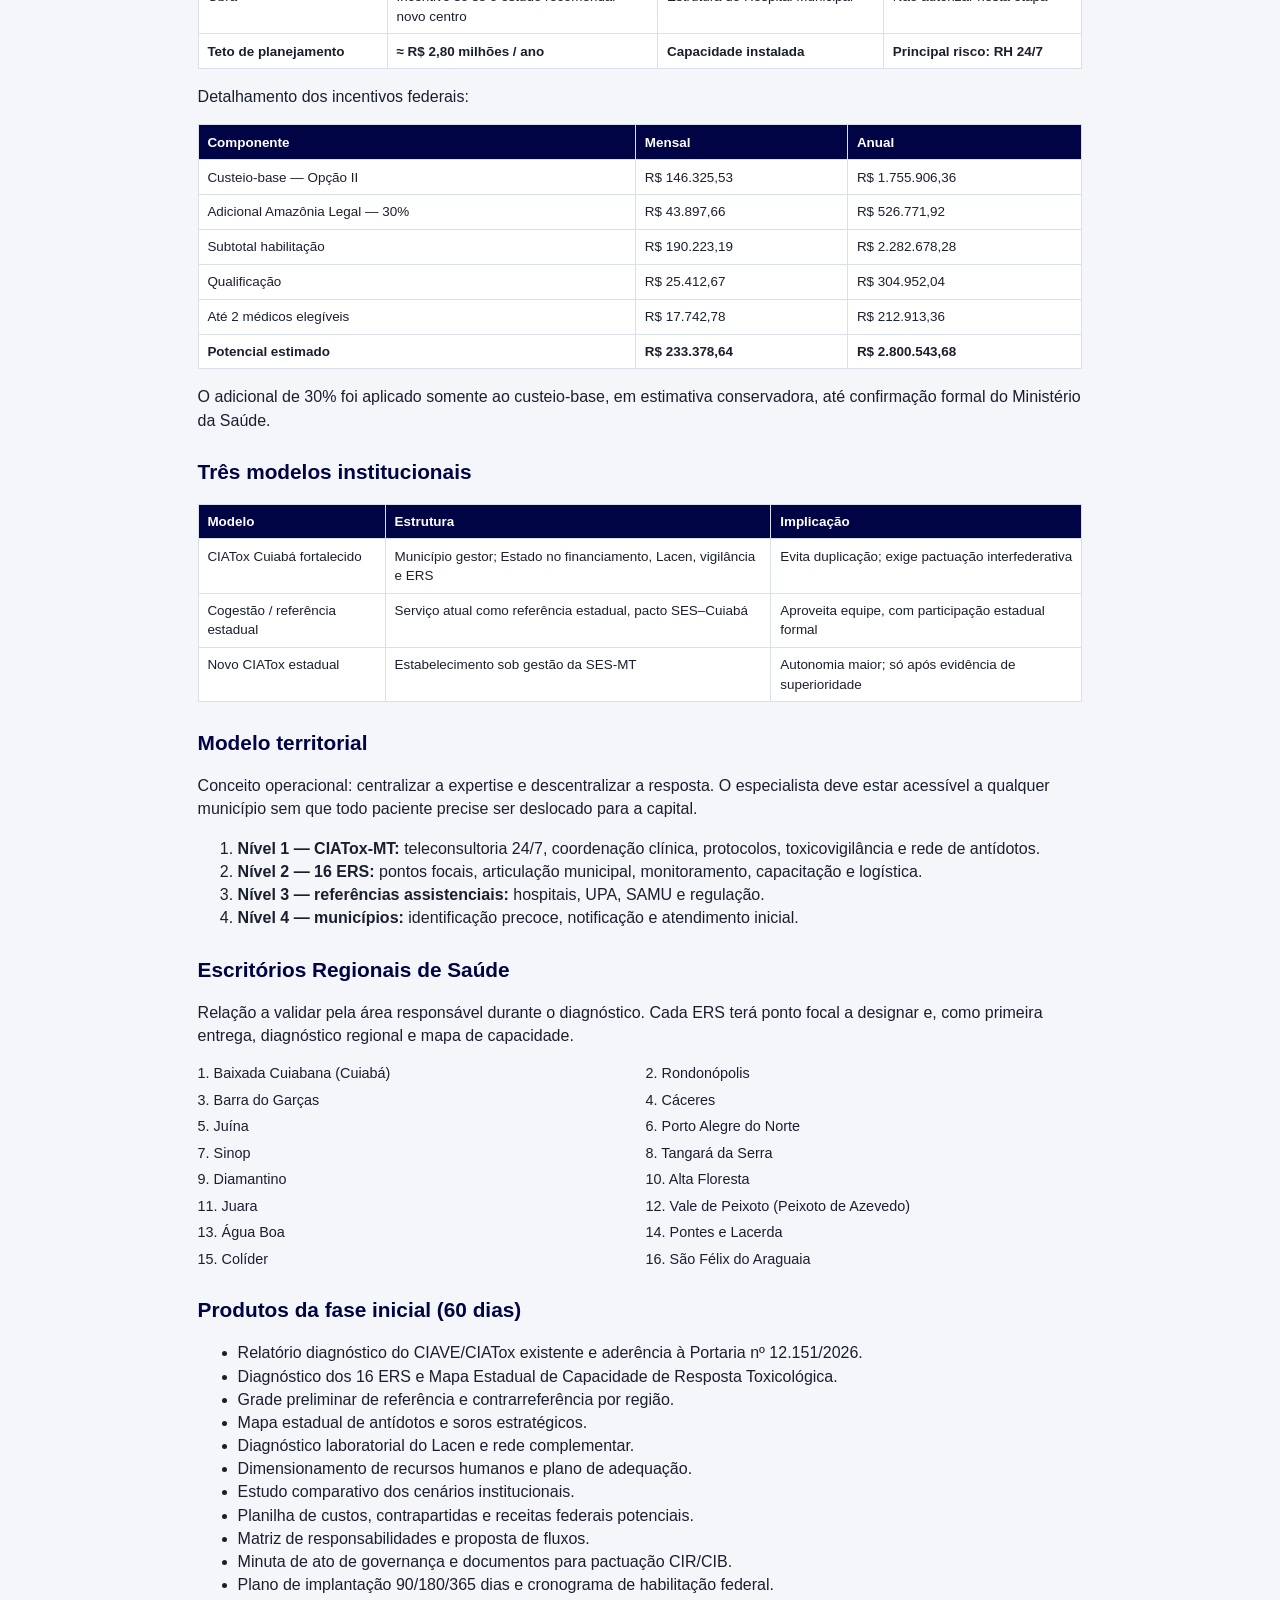
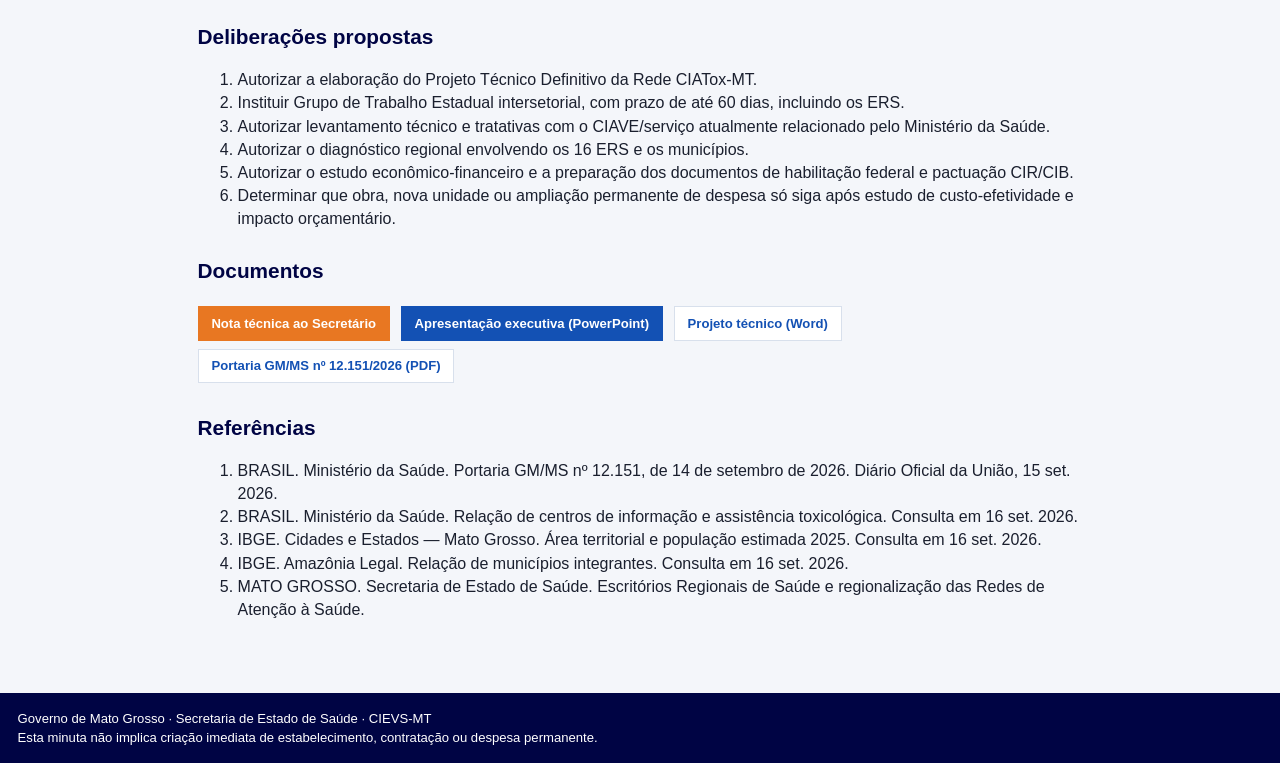
<file: documento.html>
<!DOCTYPE html>
<html lang="pt-BR">
<head>
  <meta charset="utf-8">
  <meta name="viewport" content="width=device-width, initial-scale=1">
  <title>CIATox-MT — Projeto técnico preliminar | SES-MT</title>
  <meta name="description" content="Documento de leitura da Rede Estadual de Informação, Assistência Toxicológica e Toxicovigilância de Mato Grosso.">
  <link rel="stylesheet" href="css/estilo.css">
</head>
<body class="documento">
  <div class="barra-gov">
    <div class="identidade">
      <span class="mt-selo" aria-hidden="true">MT</span>
      <span>Governo de Mato Grosso</span>
      <span aria-hidden="true">|</span>
      <strong>Secretaria de Estado de Saúde</strong>
      <span aria-hidden="true">|</span>
      <span>CIEVS-MT</span>
    </div>
    <div class="acessibilidade">
      <a href="https://www.saude.mt.gov.br/ouvidoria" target="_blank" rel="noreferrer">Ouvidoria</a>
    </div>
  </div>
  <header class="cabecalho-doc">
    <div class="marca">
      <img class="ses" src="assets/governo-ses-mt.png" alt="Secretaria de Estado de Saúde. Governo de Mato Grosso" width="220" height="63">
      <img class="cievs" src="assets/logo-cievs-mt.png" alt="CIEVS-MT" width="160" height="40">
      <div class="titulo-projeto">
        <strong>CIATox-MT</strong>
        <small>Projeto técnico preliminar · versão 0.1 · 16 de setembro de 2026</small>
      </div>
    </div>
    <div class="acoes-topo">
      <a class="botao secundario" href="pacote.html">Pacote</a>
      <a class="botao secundario" href="nota-tecnica.html">Nota ao Secretário</a>
      <a class="botao laranja" href="index.html">Apresentação</a>
    </div>
  </header>
  <div class="aviso">
    Minuta para apreciação superior. Não substitui Portaria publicada nem cria despesa permanente. Fonte: Portaria GM/MS nº 12.151/2026. População: IBGE, estimativa 2025 (3.893.659 habitantes). Somente agregados institucionais.
  </div>

  <main class="pagina">
    <p class="kicker">Assistência · Vigilância · Laboratório · Antídotos · Inteligência · Regionalização</p>
    <h1>Rede Estadual de Informação, Assistência Toxicológica e Toxicovigilância de Mato Grosso</h1>
    <p class="lead">Versão de despacho ao Secretário: estruturar a cobertura estadual de toxicologia clínica e adequar o Estado à Portaria GM/MS nº 12.151/2026. Não se pede, nesta etapa, a criação de um segundo CIATox.</p>

    <p><a class="botao laranja" href="nota-tecnica.html">Abrir a nota técnica de despacho (4–6 páginas)</a></p>

    <h2>Sumário executivo</h2>
    <p>Há base técnica e normativa suficiente para levar o tema ao Secretário. A formulação correta não é “criar um CIATox estadual agora”, e sim “organizar a cobertura dos 142 municípios e habilitar a rede ao novo marco federal”. O Ministério da Saúde já relaciona o Centro Antiveneno de Mato Grosso (CIAVE/CIATox Cuiabá), no Hospital Municipal de Cuiabá, de gestão da Prefeitura. A ABRACIT registra ausência de laboratório próprio; a Portaria admite apoio pelo Lacen-MT.</p>
    <p>A norma consolida o CIATox como estabelecimento da RUE, da Vigilância em Saúde e Ambiente e da Assistência Farmacêutica, com plantão 24/7, teleconsultoria, antídotos e toxicovigilância. Recomenda no mínimo um CIATox por UF e cobertura populacional total. Mato Grosso já tem o serviço; falta decidir se o modelo municipal sustenta as novas obrigações.</p>
    <p>A evidência local reforça a oportunidade: 3.860 acidentes com animais peçonhentos em 2025 (1.930 escorpiões e 1.066 serpentes; dez óbitos confirmados e dois em investigação); emergência por metanol com seis casos e quatro óbitos informados em fevereiro de 2026; Plano VSPEA em 2025; e apontamentos do Conselho Municipal de Saúde de Cuiabá sobre capacitação estadual, Lacen e incentivo financeiro do Estado.</p>

    <h2>Identificação</h2>
    <table>
      <tbody>
        <tr><th>Versão</th><td>0.1 — projeto técnico preliminar</td></tr>
        <tr><th>Unidade proponente</th><td>CIEVS-MT — Unidade de Informações Estratégicas de Vigilância em Saúde</td></tr>
        <tr><th>Abrangência</th><td>Estadual — 142 municípios, regionalização pelos 16 ERS</td></tr>
        <tr><th>Base normativa</th><td>Portaria GM/MS nº 12.151, de 14 de setembro de 2026</td></tr>
        <tr><th>Situação</th><td>Minuta para apreciação superior e abertura de estudo de viabilidade</td></tr>
      </tbody>
    </table>

    <h2>Objetivo geral</h2>
    <p>Estruturar a Rede Estadual de Informação, Assistência Toxicológica e Toxicovigilância de Mato Grosso, com cobertura 24 horas por dia e sete dias por semana, regionalizada pelos Escritórios Regionais de Saúde e integrada à RUE, Vigilância em Saúde, Assistência Farmacêutica, rede laboratorial, Regulação e sistemas de informação.</p>

    <h2>Financiamento: recurso federal × contrapartida existente × custo novo</h2>
    <p>Com a população estimada, o Estado se enquadra na Opção de Custeio II. Recurso federal não é automático: depende de habilitação, critérios, funcionamento efetivo e disponibilidade orçamentária. O custo novo da SES não está fechado nesta minuta — será produto do estudo de 60 dias.</p>
    <table>
      <thead>
        <tr><th>Componente</th><th>Recurso federal potencial</th><th>Contrapartida já existente</th><th>Recurso novo a dimensionar</th></tr>
      </thead>
      <tbody>
        <tr><td>Custeio-base + Amazônia Legal</td><td>R$ 190.223,19 / mês</td><td>ERS, CIEVS, RUE, AF, hospitais, STI</td><td>Plantão, CNES e governança</td></tr>
        <tr><td>Qualificação</td><td>R$ 25.412,67 / mês</td><td>Lacen-MT</td><td>Gap de exames e tempo-resposta</td></tr>
        <tr><td>Até 2 médicos elegíveis</td><td>R$ 17.742,78 / mês</td><td>Equipe do CIAVE, se aderente à norma</td><td>Cessão ou vínculo se houver gap</td></tr>
        <tr><td>Obra</td><td>Incentivo só se o estudo recomendar novo centro</td><td>Estrutura do Hospital Municipal</td><td>Não autorizar nesta etapa</td></tr>
        <tr><td><strong>Teto de planejamento</strong></td><td><strong>≈ R$ 2,80 milhões / ano</strong></td><td><strong>Capacidade instalada</strong></td><td><strong>Principal risco: RH 24/7</strong></td></tr>
      </tbody>
    </table>
    <p>Detalhamento dos incentivos federais:</p>
    <table>
      <thead>
        <tr><th>Componente</th><th>Mensal</th><th>Anual</th></tr>
      </thead>
      <tbody>
        <tr><td>Custeio-base — Opção II</td><td>R$ 146.325,53</td><td>R$ 1.755.906,36</td></tr>
        <tr><td>Adicional Amazônia Legal — 30%</td><td>R$ 43.897,66</td><td>R$ 526.771,92</td></tr>
        <tr><td>Subtotal habilitação</td><td>R$ 190.223,19</td><td>R$ 2.282.678,28</td></tr>
        <tr><td>Qualificação</td><td>R$ 25.412,67</td><td>R$ 304.952,04</td></tr>
        <tr><td>Até 2 médicos elegíveis</td><td>R$ 17.742,78</td><td>R$ 212.913,36</td></tr>
        <tr><td><strong>Potencial estimado</strong></td><td><strong>R$ 233.378,64</strong></td><td><strong>R$ 2.800.543,68</strong></td></tr>
      </tbody>
    </table>
    <p>O adicional de 30% foi aplicado somente ao custeio-base, em estimativa conservadora, até confirmação formal do Ministério da Saúde.</p>

    <h2>Três modelos institucionais</h2>
    <table>
      <thead>
        <tr><th>Modelo</th><th>Estrutura</th><th>Implicação</th></tr>
      </thead>
      <tbody>
        <tr><td>CIATox Cuiabá fortalecido</td><td>Município gestor; Estado no financiamento, Lacen, vigilância e ERS</td><td>Evita duplicação; exige pactuação interfederativa</td></tr>
        <tr><td>Cogestão / referência estadual</td><td>Serviço atual como referência estadual, pacto SES–Cuiabá</td><td>Aproveita equipe, com participação estadual formal</td></tr>
        <tr><td>Novo CIATox estadual</td><td>Estabelecimento sob gestão da SES-MT</td><td>Autonomia maior; só após evidência de superioridade</td></tr>
      </tbody>
    </table>

    <h2>Modelo territorial</h2>
    <p>Conceito operacional: centralizar a expertise e descentralizar a resposta. O especialista deve estar acessível a qualquer município sem que todo paciente precise ser deslocado para a capital.</p>
    <ol>
      <li><strong>Nível 1 — CIATox-MT:</strong> teleconsultoria 24/7, coordenação clínica, protocolos, toxicovigilância e rede de antídotos.</li>
      <li><strong>Nível 2 — 16 ERS:</strong> pontos focais, articulação municipal, monitoramento, capacitação e logística.</li>
      <li><strong>Nível 3 — referências assistenciais:</strong> hospitais, UPA, SAMU e regulação.</li>
      <li><strong>Nível 4 — municípios:</strong> identificação precoce, notificação e atendimento inicial.</li>
    </ol>

    <h2>Escritórios Regionais de Saúde</h2>
    <p>Relação a validar pela área responsável durante o diagnóstico. Cada ERS terá ponto focal a designar e, como primeira entrega, diagnóstico regional e mapa de capacidade.</p>
    <ol class="ers">
      <li>1. Baixada Cuiabana (Cuiabá)</li>
      <li>2. Rondonópolis</li>
      <li>3. Barra do Garças</li>
      <li>4. Cáceres</li>
      <li>5. Juína</li>
      <li>6. Porto Alegre do Norte</li>
      <li>7. Sinop</li>
      <li>8. Tangará da Serra</li>
      <li>9. Diamantino</li>
      <li>10. Alta Floresta</li>
      <li>11. Juara</li>
      <li>12. Vale de Peixoto (Peixoto de Azevedo)</li>
      <li>13. Água Boa</li>
      <li>14. Pontes e Lacerda</li>
      <li>15. Colíder</li>
      <li>16. São Félix do Araguaia</li>
    </ol>

    <h2>Produtos da fase inicial (60 dias)</h2>
    <ul>
      <li>Relatório diagnóstico do CIAVE/CIATox existente e aderência à Portaria nº 12.151/2026.</li>
      <li>Diagnóstico dos 16 ERS e Mapa Estadual de Capacidade de Resposta Toxicológica.</li>
      <li>Grade preliminar de referência e contrarreferência por região.</li>
      <li>Mapa estadual de antídotos e soros estratégicos.</li>
      <li>Diagnóstico laboratorial do Lacen e rede complementar.</li>
      <li>Dimensionamento de recursos humanos e plano de adequação.</li>
      <li>Estudo comparativo dos cenários institucionais.</li>
      <li>Planilha de custos, contrapartidas e receitas federais potenciais.</li>
      <li>Matriz de responsabilidades e proposta de fluxos.</li>
      <li>Minuta de ato de governança e documentos para pactuação CIR/CIB.</li>
      <li>Plano de implantação 90/180/365 dias e cronograma de habilitação federal.</li>
    </ul>

    <h2>Deliberações propostas</h2>
    <ol>
      <li>Autorizar a elaboração do Projeto Técnico Definitivo da Rede CIATox-MT.</li>
      <li>Instituir Grupo de Trabalho Estadual intersetorial, com prazo de até 60 dias, incluindo os ERS.</li>
      <li>Autorizar levantamento técnico e tratativas com o CIAVE/serviço atualmente relacionado pelo Ministério da Saúde.</li>
      <li>Autorizar o diagnóstico regional envolvendo os 16 ERS e os municípios.</li>
      <li>Autorizar o estudo econômico-financeiro e a preparação dos documentos de habilitação federal e pactuação CIR/CIB.</li>
      <li>Determinar que obra, nova unidade ou ampliação permanente de despesa só siga após estudo de custo-efetividade e impacto orçamentário.</li>
    </ol>

    <h2>Documentos</h2>
    <p>
      <a class="botao laranja" href="nota-tecnica.html">Nota técnica ao Secretário</a>
      <a class="botao" href="documentos/Projeto_CIATox_MT_Apresentacao_Executiva_v1.pptx">Apresentação executiva (PowerPoint)</a>
      <a class="botao secundario" href="documentos/Projeto_CIATox_MT_Rede_Estadual_Toxicologia_v01.docx">Projeto técnico (Word)</a>
      <a class="botao secundario" href="documentos/Portaria_GM_MS_12151_2026.pdf">Portaria GM/MS nº 12.151/2026 (PDF)</a>
    </p>

    <h2>Referências</h2>
    <ol>
      <li>BRASIL. Ministério da Saúde. Portaria GM/MS nº 12.151, de 14 de setembro de 2026. Diário Oficial da União, 15 set. 2026.</li>
      <li>BRASIL. Ministério da Saúde. Relação de centros de informação e assistência toxicológica. Consulta em 16 set. 2026.</li>
      <li>IBGE. Cidades e Estados — Mato Grosso. Área territorial e população estimada 2025. Consulta em 16 set. 2026.</li>
      <li>IBGE. Amazônia Legal. Relação de municípios integrantes. Consulta em 16 set. 2026.</li>
      <li>MATO GROSSO. Secretaria de Estado de Saúde. Escritórios Regionais de Saúde e regionalização das Redes de Atenção à Saúde.</li>
    </ol>
  </main>

  <footer class="rodape-doc">
    Governo de Mato Grosso · Secretaria de Estado de Saúde · CIEVS-MT<br>
    Esta minuta não implica criação imediata de estabelecimento, contratação ou despesa permanente.
  </footer>
</body>
</html>
</file>
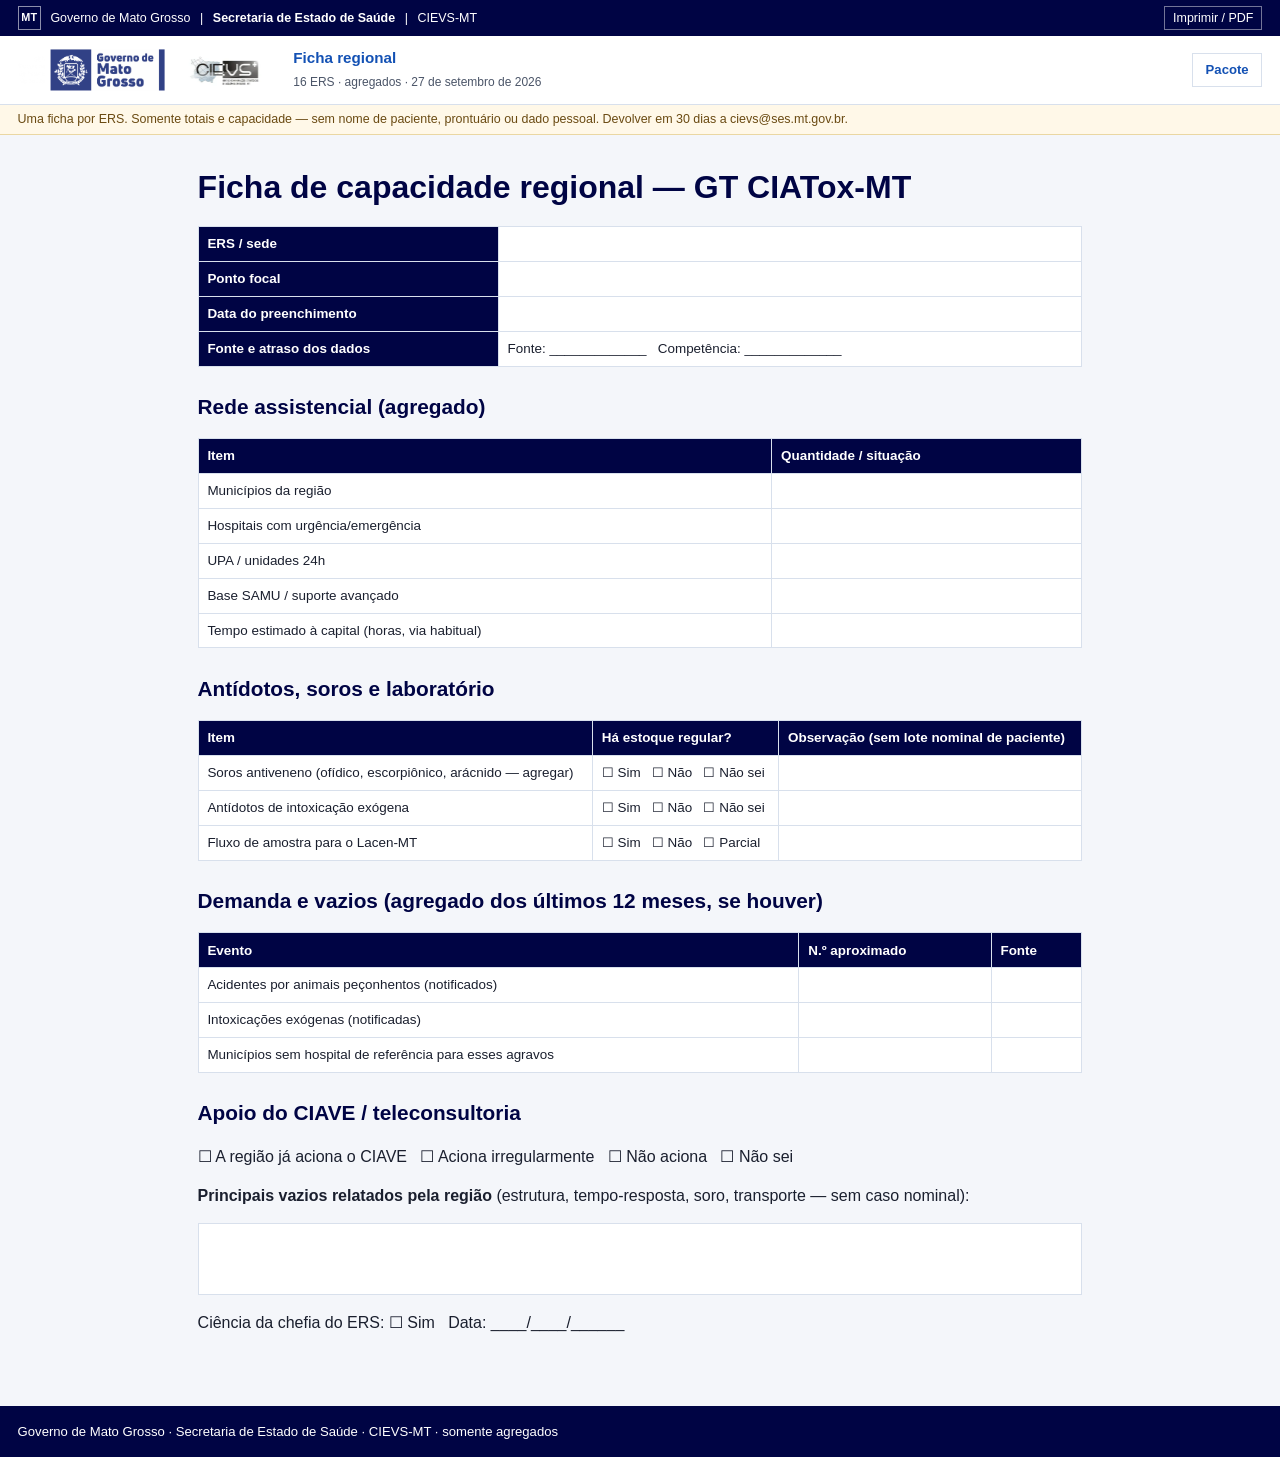
<file: ficha-regional.html>
<!DOCTYPE html>
<html lang="pt-BR">
<head>
  <meta charset="utf-8">
  <meta name="viewport" content="width=device-width, initial-scale=1">
  <title>Ficha regional — CIATox-MT | SES-MT</title>
  <link rel="stylesheet" href="css/estilo.css">
</head>
<body class="documento">
  <div class="barra-gov">
    <div class="identidade">
      <span class="mt-selo" aria-hidden="true">MT</span>
      <span>Governo de Mato Grosso</span>
      <span aria-hidden="true">|</span>
      <strong>Secretaria de Estado de Saúde</strong>
      <span aria-hidden="true">|</span>
      <span>CIEVS-MT</span>
    </div>
    <div class="acessibilidade"><button type="button" onclick="window.print()">Imprimir / PDF</button></div>
  </div>
  <header class="cabecalho-doc">
    <div class="marca">
      <img class="ses" src="assets/governo-ses-mt.png" alt="Secretaria de Estado de Saúde. Governo de Mato Grosso" width="220" height="63">
      <img class="cievs" src="assets/logo-cievs-mt.png" alt="CIEVS-MT" width="160" height="40">
      <div class="titulo-projeto">
        <strong>Ficha regional</strong>
        <small>16 ERS · agregados · 27 de setembro de 2026</small>
      </div>
    </div>
    <div class="acoes-topo"><a class="botao secundario" href="pacote.html">Pacote</a></div>
  </header>
  <div class="aviso">Uma ficha por ERS. Somente totais e capacidade — sem nome de paciente, prontuário ou dado pessoal. Devolver em 30 dias a cievs@ses.mt.gov.br.</div>
  <main class="pagina">
    <h1>Ficha de capacidade regional — GT CIATox-MT</h1>
    <table>
      <tbody>
        <tr><th>ERS / sede</th><td></td></tr>
        <tr><th>Ponto focal</th><td></td></tr>
        <tr><th>Data do preenchimento</th><td></td></tr>
        <tr><th>Fonte e atraso dos dados</th><td>Fonte: _____________ &nbsp; Competência: _____________</td></tr>
      </tbody>
    </table>
    <h2>Rede assistencial (agregado)</h2>
    <table>
      <thead><tr><th>Item</th><th>Quantidade / situação</th></tr></thead>
      <tbody>
        <tr><td>Municípios da região</td><td></td></tr>
        <tr><td>Hospitais com urgência/emergência</td><td></td></tr>
        <tr><td>UPA / unidades 24h</td><td></td></tr>
        <tr><td>Base SAMU / suporte avançado</td><td></td></tr>
        <tr><td>Tempo estimado à capital (horas, via habitual)</td><td></td></tr>
      </tbody>
    </table>
    <h2>Antídotos, soros e laboratório</h2>
    <table>
      <thead><tr><th>Item</th><th>Há estoque regular?</th><th>Observação (sem lote nominal de paciente)</th></tr></thead>
      <tbody>
        <tr><td>Soros antiveneno (ofídico, escorpiônico, arácnido — agregar)</td><td>☐ Sim &nbsp; ☐ Não &nbsp; ☐ Não sei</td><td></td></tr>
        <tr><td>Antídotos de intoxicação exógena</td><td>☐ Sim &nbsp; ☐ Não &nbsp; ☐ Não sei</td><td></td></tr>
        <tr><td>Fluxo de amostra para o Lacen-MT</td><td>☐ Sim &nbsp; ☐ Não &nbsp; ☐ Parcial</td><td></td></tr>
      </tbody>
    </table>
    <h2>Demanda e vazios (agregado dos últimos 12 meses, se houver)</h2>
    <table>
      <thead><tr><th>Evento</th><th>N.º aproximado</th><th>Fonte</th></tr></thead>
      <tbody>
        <tr><td>Acidentes por animais peçonhentos (notificados)</td><td></td><td></td></tr>
        <tr><td>Intoxicações exógenas (notificadas)</td><td></td><td></td></tr>
        <tr><td>Municípios sem hospital de referência para esses agravos</td><td></td><td></td></tr>
      </tbody>
    </table>
    <h2>Apoio do CIAVE / teleconsultoria</h2>
    <p>☐ A região já aciona o CIAVE &nbsp; ☐ Aciona irregularmente &nbsp; ☐ Não aciona &nbsp; ☐ Não sei</p>
    <p><strong>Principais vazios relatados pela região</strong> (estrutura, tempo-resposta, soro, transporte — sem caso nominal):</p>
    <p style="border:1px solid #d8e0ec;min-height:4.5rem;padding:.6rem;background:#fff;"></p>
    <p>Ciência da chefia do ERS: ☐ Sim &nbsp; Data: ____/____/______</p>
  </main>
  <footer class="rodape-doc">Governo de Mato Grosso · Secretaria de Estado de Saúde · CIEVS-MT · somente agregados</footer>
</body>
</html>
</file>
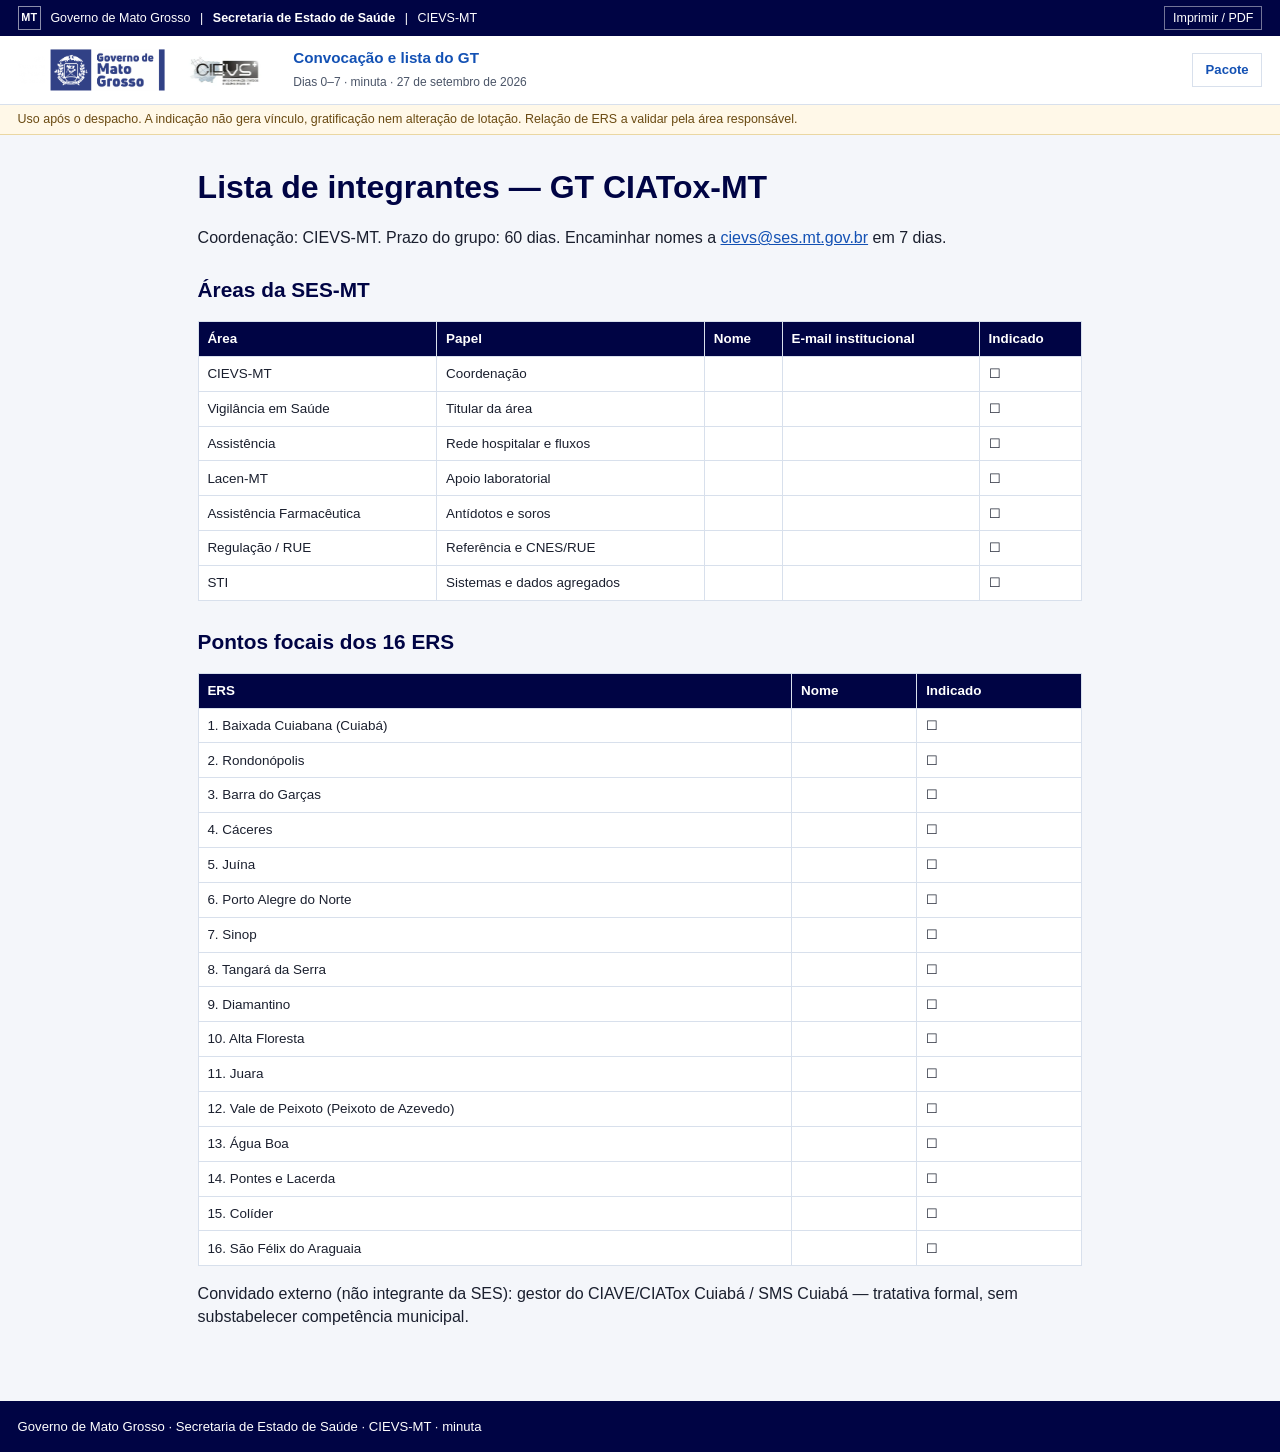
<file: lista-gt.html>
<!DOCTYPE html>
<html lang="pt-BR">
<head>
  <meta charset="utf-8">
  <meta name="viewport" content="width=device-width, initial-scale=1">
  <title>Lista de integrantes do GT — CIATox-MT | SES-MT</title>
  <link rel="stylesheet" href="css/estilo.css">
</head>
<body class="documento">
  <div class="barra-gov">
    <div class="identidade">
      <span class="mt-selo" aria-hidden="true">MT</span>
      <span>Governo de Mato Grosso</span>
      <span aria-hidden="true">|</span>
      <strong>Secretaria de Estado de Saúde</strong>
      <span aria-hidden="true">|</span>
      <span>CIEVS-MT</span>
    </div>
    <div class="acessibilidade"><button type="button" onclick="window.print()">Imprimir / PDF</button></div>
  </div>
  <header class="cabecalho-doc">
    <div class="marca">
      <img class="ses" src="assets/governo-ses-mt.png" alt="Secretaria de Estado de Saúde. Governo de Mato Grosso" width="220" height="63">
      <img class="cievs" src="assets/logo-cievs-mt.png" alt="CIEVS-MT" width="160" height="40">
      <div class="titulo-projeto">
        <strong>Convocação e lista do GT</strong>
        <small>Dias 0–7 · minuta · 27 de setembro de 2026</small>
      </div>
    </div>
    <div class="acoes-topo"><a class="botao secundario" href="pacote.html">Pacote</a></div>
  </header>
  <div class="aviso">Uso após o despacho. A indicação não gera vínculo, gratificação nem alteração de lotação. Relação de ERS a validar pela área responsável.</div>
  <main class="pagina">
    <h1>Lista de integrantes — GT CIATox-MT</h1>
    <p>Coordenação: CIEVS-MT. Prazo do grupo: 60 dias. Encaminhar nomes a <a href="mailto:cievs@ses.mt.gov.br">cievs@ses.mt.gov.br</a> em 7 dias.</p>
    <h2>Áreas da SES-MT</h2>
    <table>
      <thead><tr><th>Área</th><th>Papel</th><th>Nome</th><th>E-mail institucional</th><th>Indicado</th></tr></thead>
      <tbody>
        <tr><td>CIEVS-MT</td><td>Coordenação</td><td></td><td></td><td>☐ </td></tr>
        <tr><td>Vigilância em Saúde</td><td>Titular da área</td><td></td><td></td><td>☐ </td></tr>
        <tr><td>Assistência</td><td>Rede hospitalar e fluxos</td><td></td><td></td><td>☐ </td></tr>
        <tr><td>Lacen-MT</td><td>Apoio laboratorial</td><td></td><td></td><td>☐ </td></tr>
        <tr><td>Assistência Farmacêutica</td><td>Antídotos e soros</td><td></td><td></td><td>☐ </td></tr>
        <tr><td>Regulação / RUE</td><td>Referência e CNES/RUE</td><td></td><td></td><td>☐ </td></tr>
        <tr><td>STI</td><td>Sistemas e dados agregados</td><td></td><td></td><td>☐ </td></tr>
      </tbody>
    </table>
    <h2>Pontos focais dos 16 ERS</h2>
    <table>
      <thead><tr><th>ERS</th><th>Nome</th><th>Indicado</th></tr></thead>
      <tbody>
        <tr><td>1. Baixada Cuiabana (Cuiabá)</td><td></td><td>☐</td></tr>
        <tr><td>2. Rondonópolis</td><td></td><td>☐</td></tr>
        <tr><td>3. Barra do Garças</td><td></td><td>☐</td></tr>
        <tr><td>4. Cáceres</td><td></td><td>☐</td></tr>
        <tr><td>5. Juína</td><td></td><td>☐</td></tr>
        <tr><td>6. Porto Alegre do Norte</td><td></td><td>☐</td></tr>
        <tr><td>7. Sinop</td><td></td><td>☐</td></tr>
        <tr><td>8. Tangará da Serra</td><td></td><td>☐</td></tr>
        <tr><td>9. Diamantino</td><td></td><td>☐</td></tr>
        <tr><td>10. Alta Floresta</td><td></td><td>☐</td></tr>
        <tr><td>11. Juara</td><td></td><td>☐</td></tr>
        <tr><td>12. Vale de Peixoto (Peixoto de Azevedo)</td><td></td><td>☐</td></tr>
        <tr><td>13. Água Boa</td><td></td><td>☐</td></tr>
        <tr><td>14. Pontes e Lacerda</td><td></td><td>☐</td></tr>
        <tr><td>15. Colíder</td><td></td><td>☐</td></tr>
        <tr><td>16. São Félix do Araguaia</td><td></td><td>☐</td></tr>
      </tbody>
    </table>
    <p>Convidado externo (não integrante da SES): gestor do CIAVE/CIATox Cuiabá / SMS Cuiabá — tratativa formal, sem substabelecer competência municipal.</p>
  </main>
  <footer class="rodape-doc">Governo de Mato Grosso · Secretaria de Estado de Saúde · CIEVS-MT · minuta</footer>
</body>
</html>
</file>
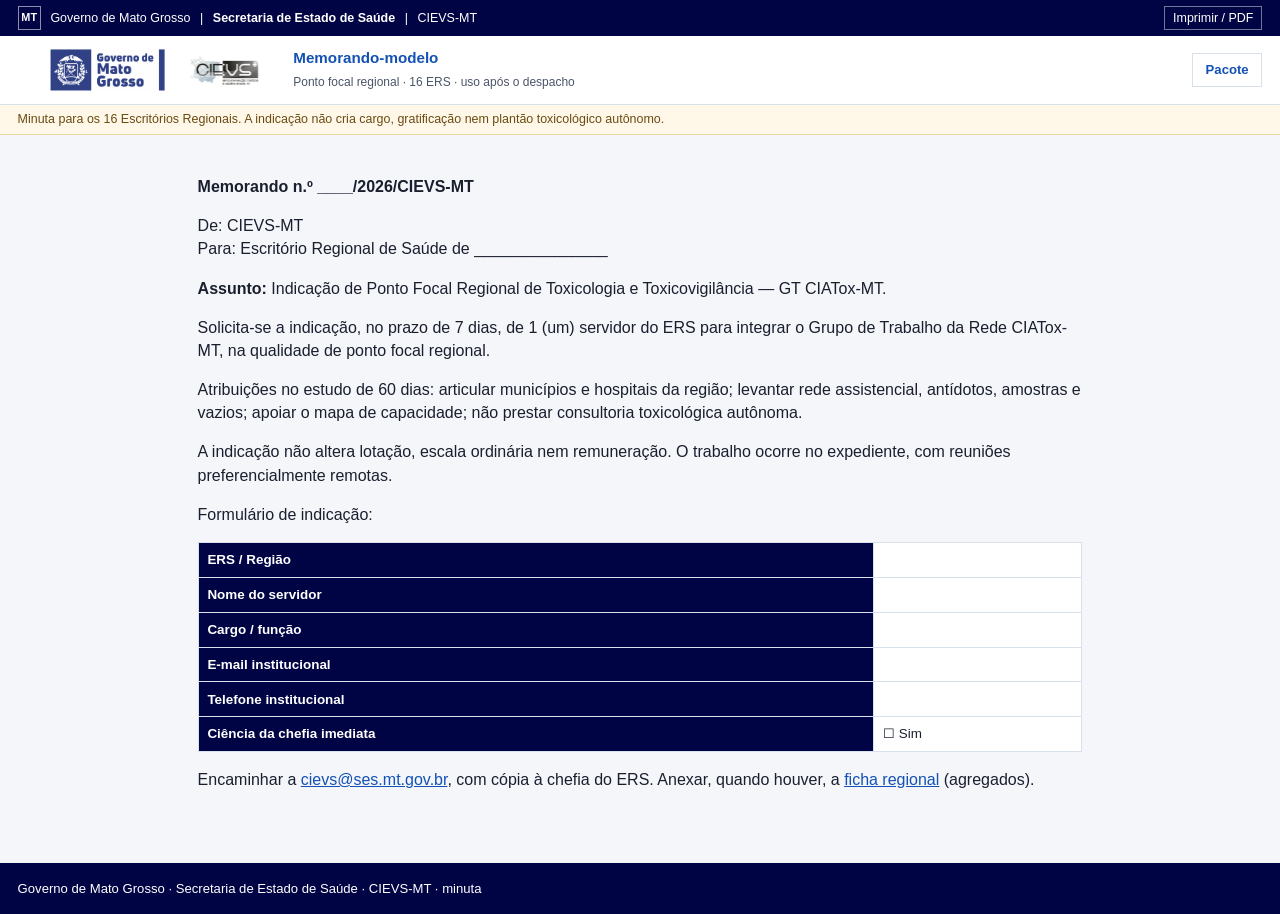
<file: memorando-ers.html>
<!DOCTYPE html>
<html lang="pt-BR">
<head>
  <meta charset="utf-8">
  <meta name="viewport" content="width=device-width, initial-scale=1">
  <title>Memorando-modelo ERS — CIATox-MT | SES-MT</title>
  <link rel="stylesheet" href="css/estilo.css">
</head>
<body class="documento">
  <div class="barra-gov">
    <div class="identidade">
      <span class="mt-selo" aria-hidden="true">MT</span>
      <span>Governo de Mato Grosso</span>
      <span aria-hidden="true">|</span>
      <strong>Secretaria de Estado de Saúde</strong>
      <span aria-hidden="true">|</span>
      <span>CIEVS-MT</span>
    </div>
    <div class="acessibilidade"><button type="button" onclick="window.print()">Imprimir / PDF</button></div>
  </div>
  <header class="cabecalho-doc">
    <div class="marca">
      <img class="ses" src="assets/governo-ses-mt.png" alt="Secretaria de Estado de Saúde. Governo de Mato Grosso" width="220" height="63">
      <img class="cievs" src="assets/logo-cievs-mt.png" alt="CIEVS-MT" width="160" height="40">
      <div class="titulo-projeto">
        <strong>Memorando-modelo</strong>
        <small>Ponto focal regional · 16 ERS · uso após o despacho</small>
      </div>
    </div>
    <div class="acoes-topo"><a class="botao secundario" href="pacote.html">Pacote</a></div>
  </header>
  <div class="aviso">Minuta para os 16 Escritórios Regionais. A indicação não cria cargo, gratificação nem plantão toxicológico autônomo.</div>
  <main class="pagina">
    <p><strong>Memorando n.º ____/2026/CIEVS-MT</strong></p>
    <p>De: CIEVS-MT<br>Para: Escritório Regional de Saúde de _______________</p>
    <p><strong>Assunto:</strong> Indicação de Ponto Focal Regional de Toxicologia e Toxicovigilância — GT CIATox-MT.</p>
    <p>Solicita-se a indicação, no prazo de 7 dias, de 1 (um) servidor do ERS para integrar o Grupo de Trabalho da Rede CIATox-MT, na qualidade de ponto focal regional.</p>
    <p>Atribuições no estudo de 60 dias: articular municípios e hospitais da região; levantar rede assistencial, antídotos, amostras e vazios; apoiar o mapa de capacidade; não prestar consultoria toxicológica autônoma.</p>
    <p>A indicação não altera lotação, escala ordinária nem remuneração. O trabalho ocorre no expediente, com reuniões preferencialmente remotas.</p>
    <p>Formulário de indicação:</p>
    <table>
      <tbody>
        <tr><th>ERS / Região</th><td></td></tr>
        <tr><th>Nome do servidor</th><td></td></tr>
        <tr><th>Cargo / função</th><td></td></tr>
        <tr><th>E-mail institucional</th><td></td></tr>
        <tr><th>Telefone institucional</th><td></td></tr>
        <tr><th>Ciência da chefia imediata</th><td>☐ Sim</td></tr>
      </tbody>
    </table>
    <p>Encaminhar a <a href="mailto:cievs@ses.mt.gov.br">cievs@ses.mt.gov.br</a>, com cópia à chefia do ERS. Anexar, quando houver, a <a href="ficha-regional.html">ficha regional</a> (agregados).</p>
  </main>
  <footer class="rodape-doc">Governo de Mato Grosso · Secretaria de Estado de Saúde · CIEVS-MT · minuta</footer>
</body>
</html>
</file>
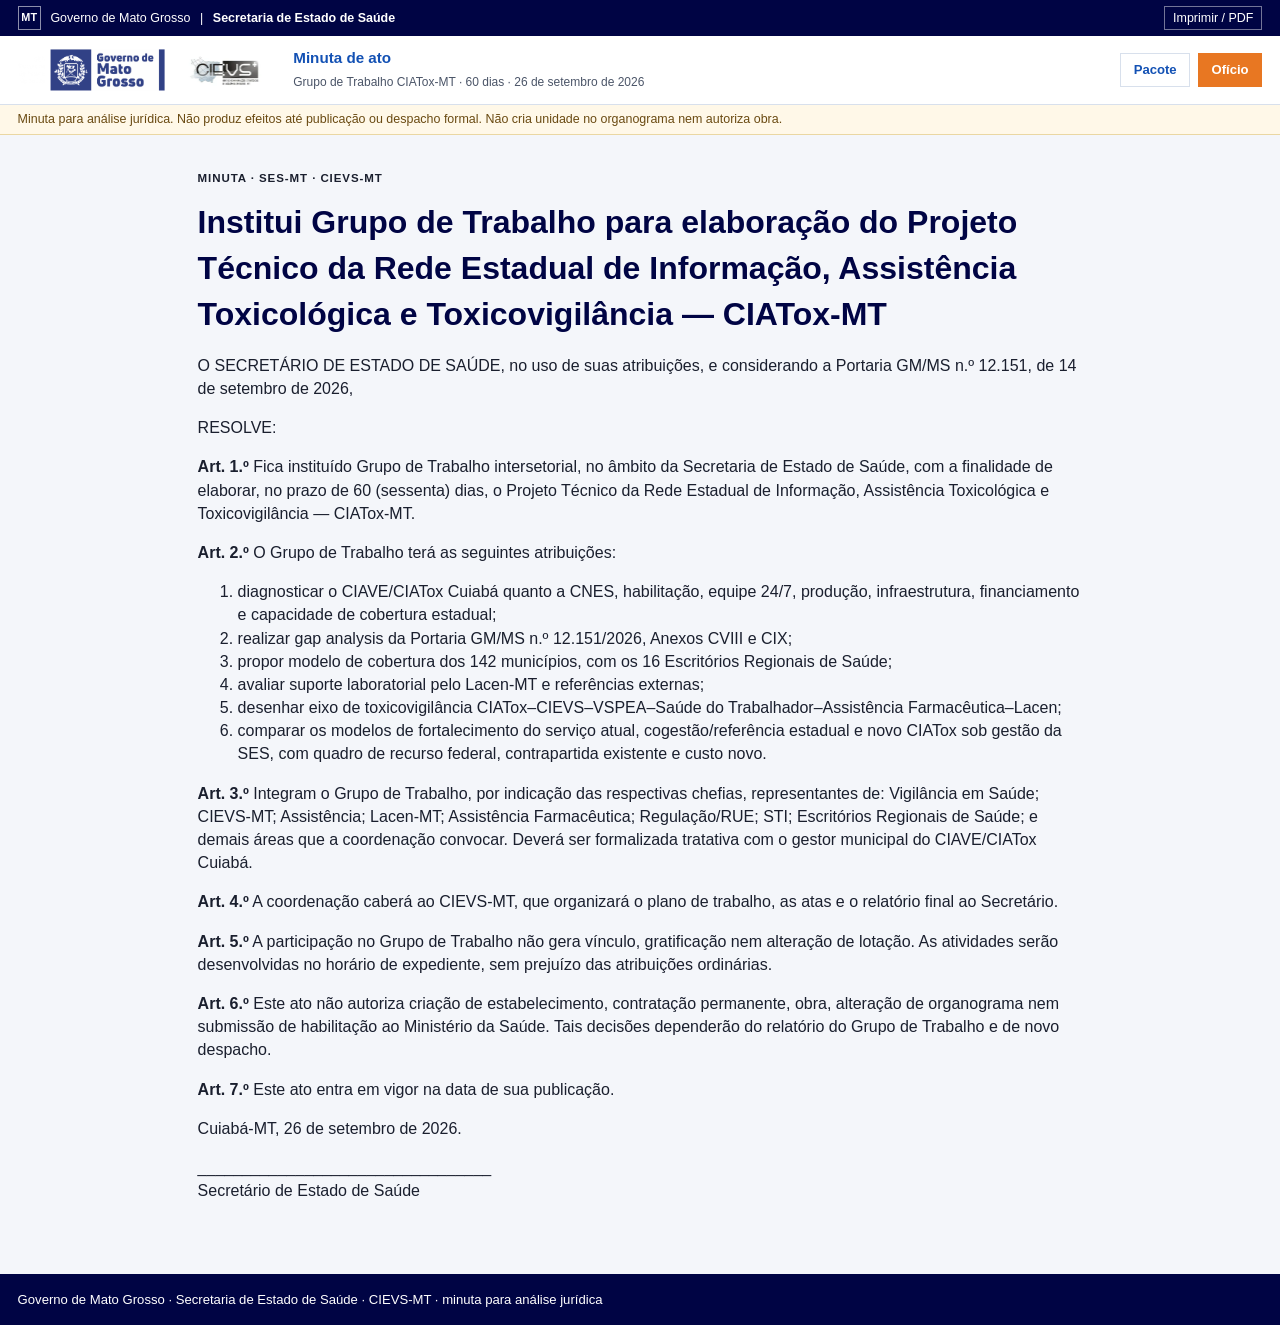
<file: minuta-gt.html>
<!DOCTYPE html>
<html lang="pt-BR">
<head>
  <meta charset="utf-8">
  <meta name="viewport" content="width=device-width, initial-scale=1">
  <title>Minuta de ato — GT CIATox-MT | SES-MT</title>
  <link rel="stylesheet" href="css/estilo.css">
</head>
<body class="documento">
  <div class="barra-gov">
    <div class="identidade">
      <span class="mt-selo" aria-hidden="true">MT</span>
      <span>Governo de Mato Grosso</span>
      <span aria-hidden="true">|</span>
      <strong>Secretaria de Estado de Saúde</strong>
    </div>
    <div class="acessibilidade">
      <button type="button" onclick="window.print()">Imprimir / PDF</button>
    </div>
  </div>
  <header class="cabecalho-doc">
    <div class="marca">
      <img class="ses" src="assets/governo-ses-mt.png" alt="Secretaria de Estado de Saúde. Governo de Mato Grosso" width="220" height="63">
      <img class="cievs" src="assets/logo-cievs-mt.png" alt="CIEVS-MT" width="160" height="40">
      <div class="titulo-projeto">
        <strong>Minuta de ato</strong>
        <small>Grupo de Trabalho CIATox-MT · 60 dias · 26 de setembro de 2026</small>
      </div>
    </div>
    <div class="acoes-topo">
      <a class="botao secundario" href="pacote.html">Pacote</a>
      <a class="botao laranja" href="oficio.html">Ofício</a>
    </div>
  </header>
  <div class="aviso">Minuta para análise jurídica. Não produz efeitos até publicação ou despacho formal. Não cria unidade no organograma nem autoriza obra.</div>
  <main class="pagina">
    <p class="kicker">Minuta · SES-MT · CIEVS-MT</p>
    <h1>Institui Grupo de Trabalho para elaboração do Projeto Técnico da Rede Estadual de Informação, Assistência Toxicológica e Toxicovigilância — CIATox-MT</h1>
    <p>O SECRETÁRIO DE ESTADO DE SAÚDE, no uso de suas atribuições, e considerando a Portaria GM/MS n.º 12.151, de 14 de setembro de 2026,</p>
    <p>RESOLVE:</p>
    <p><strong>Art. 1.º</strong> Fica instituído Grupo de Trabalho intersetorial, no âmbito da Secretaria de Estado de Saúde, com a finalidade de elaborar, no prazo de 60 (sessenta) dias, o Projeto Técnico da Rede Estadual de Informação, Assistência Toxicológica e Toxicovigilância — CIATox-MT.</p>
    <p><strong>Art. 2.º</strong> O Grupo de Trabalho terá as seguintes atribuições:</p>
    <ol>
      <li>diagnosticar o CIAVE/CIATox Cuiabá quanto a CNES, habilitação, equipe 24/7, produção, infraestrutura, financiamento e capacidade de cobertura estadual;</li>
      <li>realizar gap analysis da Portaria GM/MS n.º 12.151/2026, Anexos CVIII e CIX;</li>
      <li>propor modelo de cobertura dos 142 municípios, com os 16 Escritórios Regionais de Saúde;</li>
      <li>avaliar suporte laboratorial pelo Lacen-MT e referências externas;</li>
      <li>desenhar eixo de toxicovigilância CIATox–CIEVS–VSPEA–Saúde do Trabalhador–Assistência Farmacêutica–Lacen;</li>
      <li>comparar os modelos de fortalecimento do serviço atual, cogestão/referência estadual e novo CIATox sob gestão da SES, com quadro de recurso federal, contrapartida existente e custo novo.</li>
    </ol>
    <p><strong>Art. 3.º</strong> Integram o Grupo de Trabalho, por indicação das respectivas chefias, representantes de: Vigilância em Saúde; CIEVS-MT; Assistência; Lacen-MT; Assistência Farmacêutica; Regulação/RUE; STI; Escritórios Regionais de Saúde; e demais áreas que a coordenação convocar. Deverá ser formalizada tratativa com o gestor municipal do CIAVE/CIATox Cuiabá.</p>
    <p><strong>Art. 4.º</strong> A coordenação caberá ao CIEVS-MT, que organizará o plano de trabalho, as atas e o relatório final ao Secretário.</p>
    <p><strong>Art. 5.º</strong> A participação no Grupo de Trabalho não gera vínculo, gratificação nem alteração de lotação. As atividades serão desenvolvidas no horário de expediente, sem prejuízo das atribuições ordinárias.</p>
    <p><strong>Art. 6.º</strong> Este ato não autoriza criação de estabelecimento, contratação permanente, obra, alteração de organograma nem submissão de habilitação ao Ministério da Saúde. Tais decisões dependerão do relatório do Grupo de Trabalho e de novo despacho.</p>
    <p><strong>Art. 7.º</strong> Este ato entra em vigor na data de sua publicação.</p>
    <p>Cuiabá-MT, 26 de setembro de 2026.</p>
    <p>
      _________________________________<br>
      Secretário de Estado de Saúde
    </p>
  </main>
  <footer class="rodape-doc">Governo de Mato Grosso · Secretaria de Estado de Saúde · CIEVS-MT · minuta para análise jurídica</footer>
</body>
</html>
</file>
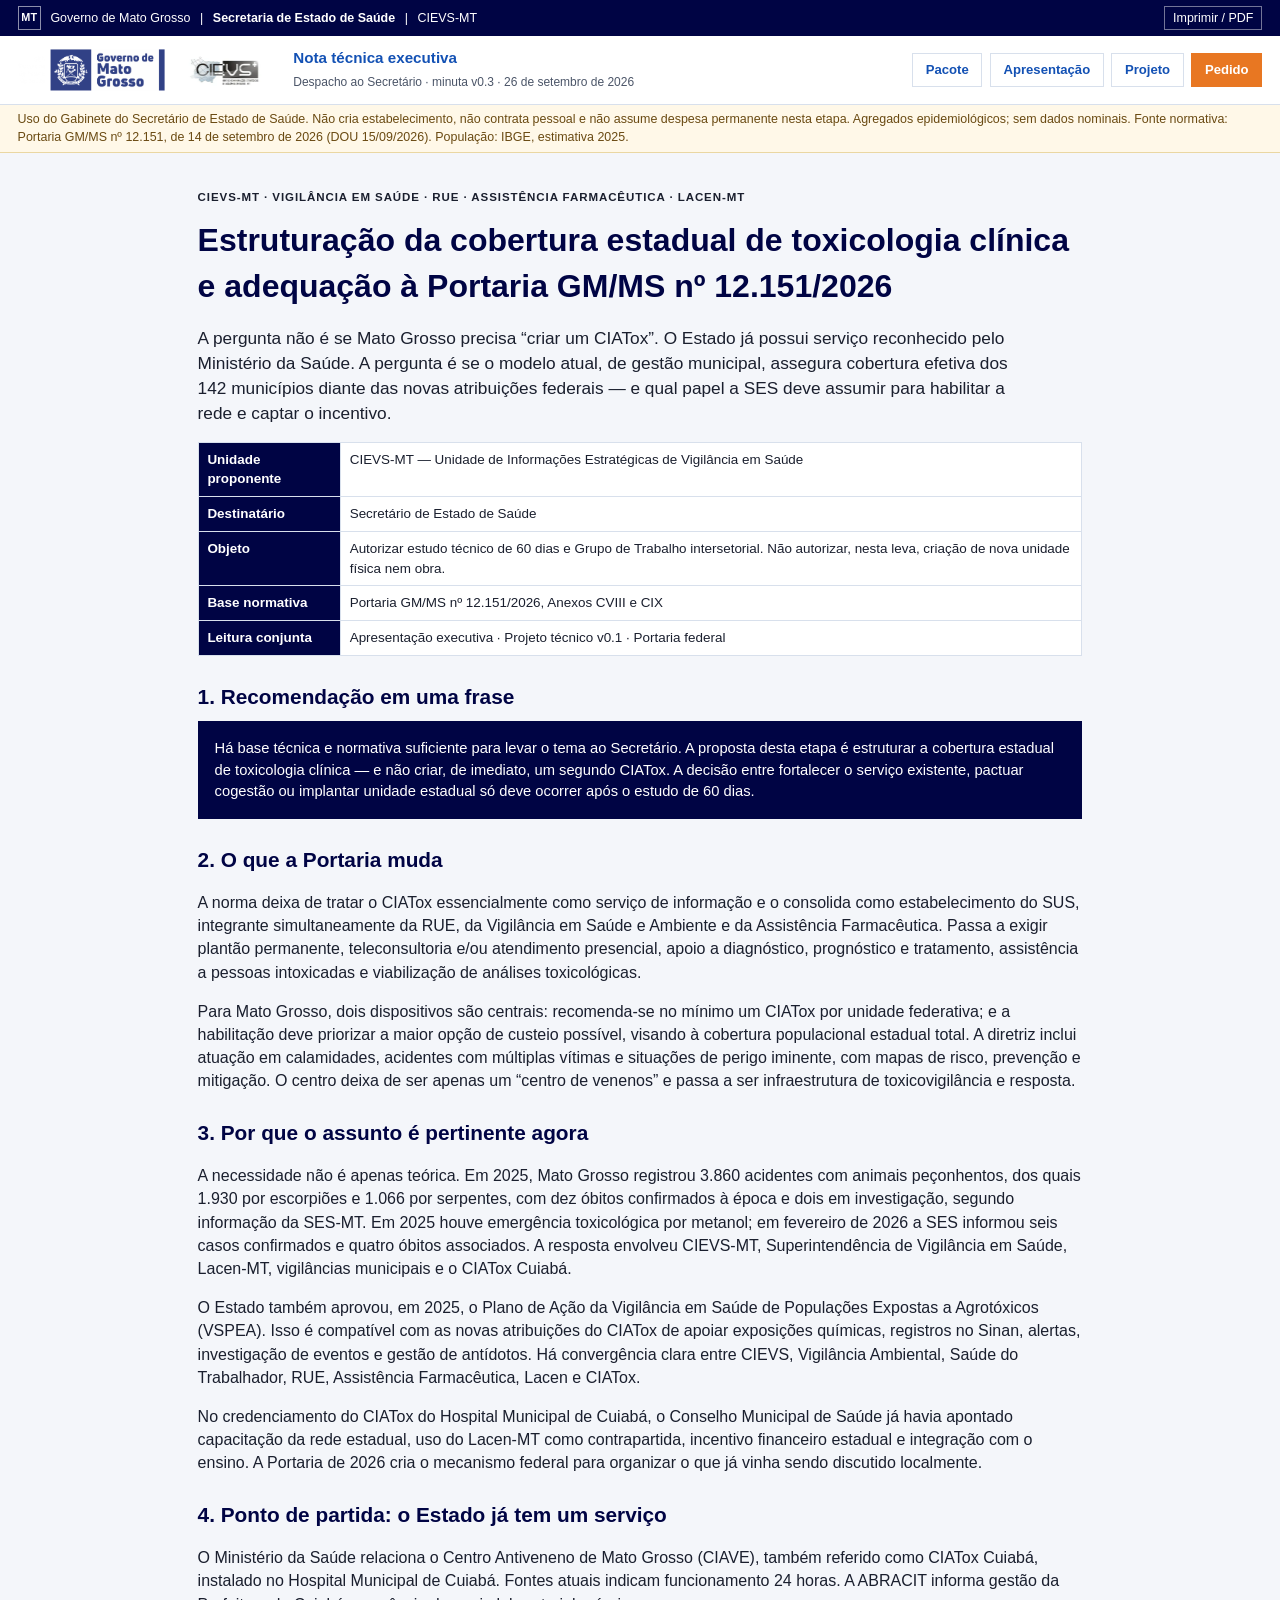
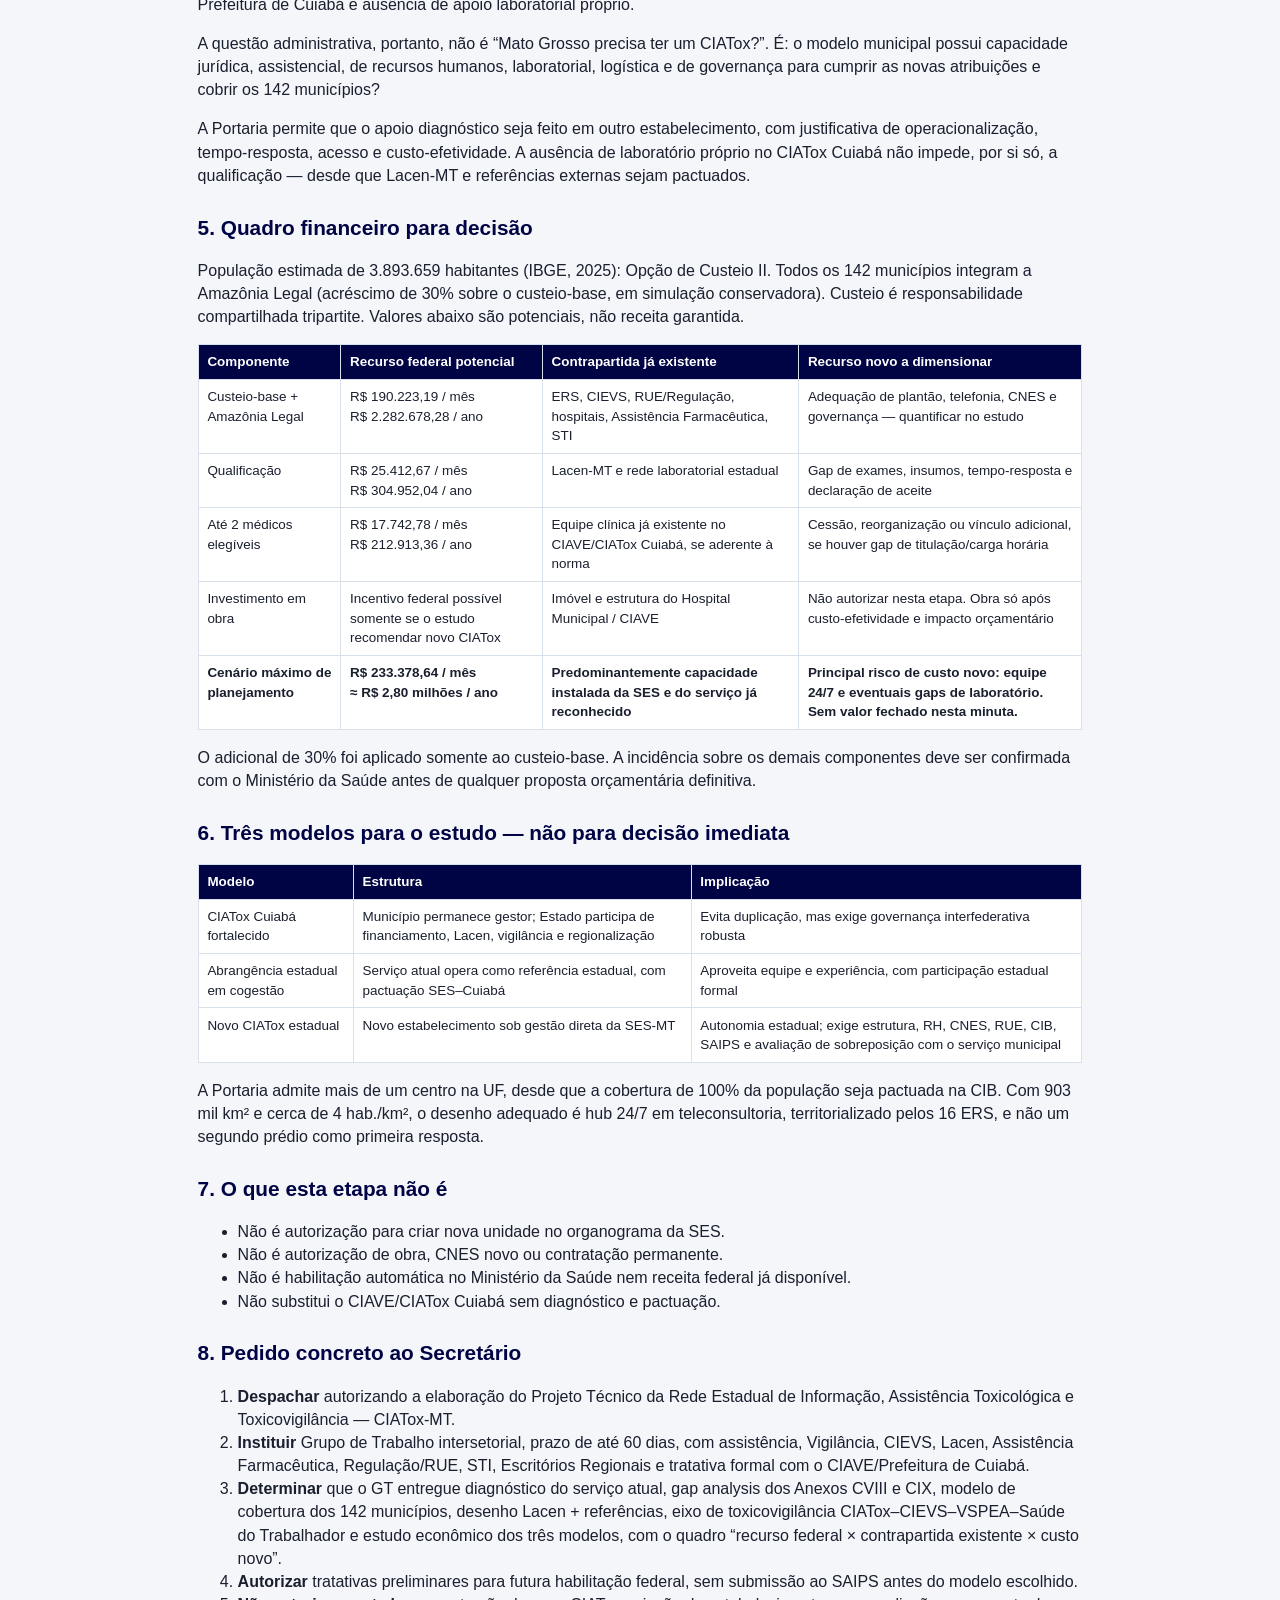
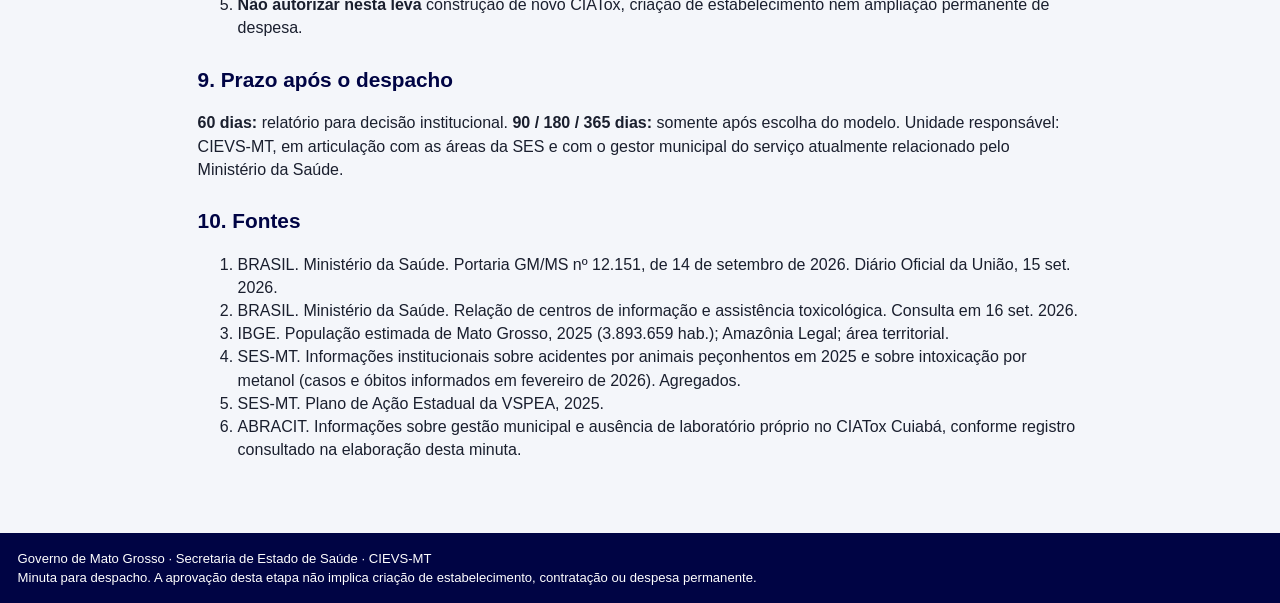
<file: nota-tecnica.html>
<!DOCTYPE html>
<html lang="pt-BR">
<head>
  <meta charset="utf-8">
  <meta name="viewport" content="width=device-width, initial-scale=1">
  <title>Nota técnica — CIATox-MT | Despacho ao Secretário | SES-MT</title>
  <meta name="description" content="Nota técnica executiva ao Secretário de Estado de Saúde sobre a estruturação da cobertura estadual de toxicologia clínica diante da Portaria GM/MS nº 12.151/2026.">
  <link rel="stylesheet" href="css/estilo.css">
</head>
<body class="documento">
  <div class="barra-gov">
    <div class="identidade">
      <span class="mt-selo" aria-hidden="true">MT</span>
      <span>Governo de Mato Grosso</span>
      <span aria-hidden="true">|</span>
      <strong>Secretaria de Estado de Saúde</strong>
      <span aria-hidden="true">|</span>
      <span>CIEVS-MT</span>
    </div>
    <div class="acessibilidade">
      <button type="button" onclick="window.print()">Imprimir / PDF</button>
    </div>
  </div>
  <header class="cabecalho-doc">
    <div class="marca">
      <img class="ses" src="assets/governo-ses-mt.png" alt="Secretaria de Estado de Saúde. Governo de Mato Grosso" width="220" height="63">
      <img class="cievs" src="assets/logo-cievs-mt.png" alt="CIEVS-MT" width="160" height="40">
      <div class="titulo-projeto">
        <strong>Nota técnica executiva</strong>
        <small>Despacho ao Secretário · minuta v0.3 · 26 de setembro de 2026</small>
      </div>
    </div>
    <div class="acoes-topo">
      <a class="botao secundario" href="pacote.html">Pacote</a>
      <a class="botao secundario" href="index.html">Apresentação</a>
      <a class="botao secundario" href="documento.html">Projeto</a>
      <a class="botao laranja" href="#pedido">Pedido</a>
    </div>
  </header>
  <div class="aviso">
    Uso do Gabinete do Secretário de Estado de Saúde. Não cria estabelecimento, não contrata pessoal e não assume despesa permanente nesta etapa. Agregados epidemiológicos; sem dados nominais. Fonte normativa: Portaria GM/MS nº 12.151, de 14 de setembro de 2026 (DOU 15/09/2026). População: IBGE, estimativa 2025.
  </div>

  <main class="pagina">
    <p class="kicker">CIEVS-MT · Vigilância em Saúde · RUE · Assistência Farmacêutica · Lacen-MT</p>
    <h1>Estruturação da cobertura estadual de toxicologia clínica e adequação à Portaria GM/MS nº 12.151/2026</h1>
    <p class="lead">A pergunta não é se Mato Grosso precisa “criar um CIATox”. O Estado já possui serviço reconhecido pelo Ministério da Saúde. A pergunta é se o modelo atual, de gestão municipal, assegura cobertura efetiva dos 142 municípios diante das novas atribuições federais — e qual papel a SES deve assumir para habilitar a rede e captar o incentivo.</p>

    <table>
      <tbody>
        <tr><th>Unidade proponente</th><td>CIEVS-MT — Unidade de Informações Estratégicas de Vigilância em Saúde</td></tr>
        <tr><th>Destinatário</th><td>Secretário de Estado de Saúde</td></tr>
        <tr><th>Objeto</th><td>Autorizar estudo técnico de 60 dias e Grupo de Trabalho intersetorial. Não autorizar, nesta leva, criação de nova unidade física nem obra.</td></tr>
        <tr><th>Base normativa</th><td>Portaria GM/MS nº 12.151/2026, Anexos CVIII e CIX</td></tr>
        <tr><th>Leitura conjunta</th><td>Apresentação executiva · Projeto técnico v0.1 · Portaria federal</td></tr>
      </tbody>
    </table>

    <h2>1. Recomendação em uma frase</h2>
    <article class="cartao navy" style="padding:1rem;">
      <p>Há base técnica e normativa suficiente para levar o tema ao Secretário. A proposta desta etapa é estruturar a cobertura estadual de toxicologia clínica — e não criar, de imediato, um segundo CIATox. A decisão entre fortalecer o serviço existente, pactuar cogestão ou implantar unidade estadual só deve ocorrer após o estudo de 60 dias.</p>
    </article>

    <h2>2. O que a Portaria muda</h2>
    <p>A norma deixa de tratar o CIATox essencialmente como serviço de informação e o consolida como estabelecimento do SUS, integrante simultaneamente da RUE, da Vigilância em Saúde e Ambiente e da Assistência Farmacêutica. Passa a exigir plantão permanente, teleconsultoria e/ou atendimento presencial, apoio a diagnóstico, prognóstico e tratamento, assistência a pessoas intoxicadas e viabilização de análises toxicológicas.</p>
    <p>Para Mato Grosso, dois dispositivos são centrais: recomenda-se no mínimo um CIATox por unidade federativa; e a habilitação deve priorizar a maior opção de custeio possível, visando à cobertura populacional estadual total. A diretriz inclui atuação em calamidades, acidentes com múltiplas vítimas e situações de perigo iminente, com mapas de risco, prevenção e mitigação. O centro deixa de ser apenas um “centro de venenos” e passa a ser infraestrutura de toxicovigilância e resposta.</p>

    <h2>3. Por que o assunto é pertinente agora</h2>
    <p>A necessidade não é apenas teórica. Em 2025, Mato Grosso registrou 3.860 acidentes com animais peçonhentos, dos quais 1.930 por escorpiões e 1.066 por serpentes, com dez óbitos confirmados à época e dois em investigação, segundo informação da SES-MT. Em 2025 houve emergência toxicológica por metanol; em fevereiro de 2026 a SES informou seis casos confirmados e quatro óbitos associados. A resposta envolveu CIEVS-MT, Superintendência de Vigilância em Saúde, Lacen-MT, vigilâncias municipais e o CIATox Cuiabá.</p>
    <p>O Estado também aprovou, em 2025, o Plano de Ação da Vigilância em Saúde de Populações Expostas a Agrotóxicos (VSPEA). Isso é compatível com as novas atribuições do CIATox de apoiar exposições químicas, registros no Sinan, alertas, investigação de eventos e gestão de antídotos. Há convergência clara entre CIEVS, Vigilância Ambiental, Saúde do Trabalhador, RUE, Assistência Farmacêutica, Lacen e CIATox.</p>
    <p>No credenciamento do CIATox do Hospital Municipal de Cuiabá, o Conselho Municipal de Saúde já havia apontado capacitação da rede estadual, uso do Lacen-MT como contrapartida, incentivo financeiro estadual e integração com o ensino. A Portaria de 2026 cria o mecanismo federal para organizar o que já vinha sendo discutido localmente.</p>

    <h2>4. Ponto de partida: o Estado já tem um serviço</h2>
    <p>O Ministério da Saúde relaciona o Centro Antiveneno de Mato Grosso (CIAVE), também referido como CIATox Cuiabá, instalado no Hospital Municipal de Cuiabá. Fontes atuais indicam funcionamento 24 horas. A ABRACIT informa gestão da Prefeitura de Cuiabá e ausência de apoio laboratorial próprio.</p>
    <p>A questão administrativa, portanto, não é “Mato Grosso precisa ter um CIATox?”. É: o modelo municipal possui capacidade jurídica, assistencial, de recursos humanos, laboratorial, logística e de governança para cumprir as novas atribuições e cobrir os 142 municípios?</p>
    <p>A Portaria permite que o apoio diagnóstico seja feito em outro estabelecimento, com justificativa de operacionalização, tempo-resposta, acesso e custo-efetividade. A ausência de laboratório próprio no CIATox Cuiabá não impede, por si só, a qualificação — desde que Lacen-MT e referências externas sejam pactuados.</p>

    <h2>5. Quadro financeiro para decisão</h2>
    <p>População estimada de 3.893.659 habitantes (IBGE, 2025): Opção de Custeio II. Todos os 142 municípios integram a Amazônia Legal (acréscimo de 30% sobre o custeio-base, em simulação conservadora). Custeio é responsabilidade compartilhada tripartite. Valores abaixo são potenciais, não receita garantida.</p>
    <table>
      <thead>
        <tr>
          <th>Componente</th>
          <th>Recurso federal potencial</th>
          <th>Contrapartida já existente</th>
          <th>Recurso novo a dimensionar</th>
        </tr>
      </thead>
      <tbody>
        <tr>
          <td>Custeio-base + Amazônia Legal</td>
          <td>R$ 190.223,19 / mês<br>R$ 2.282.678,28 / ano</td>
          <td>ERS, CIEVS, RUE/Regulação, hospitais, Assistência Farmacêutica, STI</td>
          <td>Adequação de plantão, telefonia, CNES e governança — quantificar no estudo</td>
        </tr>
        <tr>
          <td>Qualificação</td>
          <td>R$ 25.412,67 / mês<br>R$ 304.952,04 / ano</td>
          <td>Lacen-MT e rede laboratorial estadual</td>
          <td>Gap de exames, insumos, tempo-resposta e declaração de aceite</td>
        </tr>
        <tr>
          <td>Até 2 médicos elegíveis</td>
          <td>R$ 17.742,78 / mês<br>R$ 212.913,36 / ano</td>
          <td>Equipe clínica já existente no CIAVE/CIATox Cuiabá, se aderente à norma</td>
          <td>Cessão, reorganização ou vínculo adicional, se houver gap de titulação/carga horária</td>
        </tr>
        <tr>
          <td>Investimento em obra</td>
          <td>Incentivo federal possível somente se o estudo recomendar novo CIATox</td>
          <td>Imóvel e estrutura do Hospital Municipal / CIAVE</td>
          <td>Não autorizar nesta etapa. Obra só após custo-efetividade e impacto orçamentário</td>
        </tr>
        <tr>
          <td><strong>Cenário máximo de planejamento</strong></td>
          <td><strong>R$ 233.378,64 / mês<br>≈ R$ 2,80 milhões / ano</strong></td>
          <td><strong>Predominantemente capacidade instalada da SES e do serviço já reconhecido</strong></td>
          <td><strong>Principal risco de custo novo: equipe 24/7 e eventuais gaps de laboratório. Sem valor fechado nesta minuta.</strong></td>
        </tr>
      </tbody>
    </table>
    <p>O adicional de 30% foi aplicado somente ao custeio-base. A incidência sobre os demais componentes deve ser confirmada com o Ministério da Saúde antes de qualquer proposta orçamentária definitiva.</p>

    <h2>6. Três modelos para o estudo — não para decisão imediata</h2>
    <table>
      <thead>
        <tr><th>Modelo</th><th>Estrutura</th><th>Implicação</th></tr>
      </thead>
      <tbody>
        <tr>
          <td>CIATox Cuiabá fortalecido</td>
          <td>Município permanece gestor; Estado participa de financiamento, Lacen, vigilância e regionalização</td>
          <td>Evita duplicação, mas exige governança interfederativa robusta</td>
        </tr>
        <tr>
          <td>Abrangência estadual em cogestão</td>
          <td>Serviço atual opera como referência estadual, com pactuação SES–Cuiabá</td>
          <td>Aproveita equipe e experiência, com participação estadual formal</td>
        </tr>
        <tr>
          <td>Novo CIATox estadual</td>
          <td>Novo estabelecimento sob gestão direta da SES-MT</td>
          <td>Autonomia estadual; exige estrutura, RH, CNES, RUE, CIB, SAIPS e avaliação de sobreposição com o serviço municipal</td>
        </tr>
      </tbody>
    </table>
    <p>A Portaria admite mais de um centro na UF, desde que a cobertura de 100% da população seja pactuada na CIB. Com 903 mil km² e cerca de 4 hab./km², o desenho adequado é hub 24/7 em teleconsultoria, territorializado pelos 16 ERS, e não um segundo prédio como primeira resposta.</p>

    <h2>7. O que esta etapa não é</h2>
    <ul>
      <li>Não é autorização para criar nova unidade no organograma da SES.</li>
      <li>Não é autorização de obra, CNES novo ou contratação permanente.</li>
      <li>Não é habilitação automática no Ministério da Saúde nem receita federal já disponível.</li>
      <li>Não substitui o CIAVE/CIATox Cuiabá sem diagnóstico e pactuação.</li>
    </ul>

    <h2 id="pedido">8. Pedido concreto ao Secretário</h2>
    <ol>
      <li><strong>Despachar</strong> autorizando a elaboração do Projeto Técnico da Rede Estadual de Informação, Assistência Toxicológica e Toxicovigilância — CIATox-MT.</li>
      <li><strong>Instituir</strong> Grupo de Trabalho intersetorial, prazo de até 60 dias, com assistência, Vigilância, CIEVS, Lacen, Assistência Farmacêutica, Regulação/RUE, STI, Escritórios Regionais e tratativa formal com o CIAVE/Prefeitura de Cuiabá.</li>
      <li><strong>Determinar</strong> que o GT entregue diagnóstico do serviço atual, gap analysis dos Anexos CVIII e CIX, modelo de cobertura dos 142 municípios, desenho Lacen + referências, eixo de toxicovigilância CIATox–CIEVS–VSPEA–Saúde do Trabalhador e estudo econômico dos três modelos, com o quadro “recurso federal × contrapartida existente × custo novo”.</li>
      <li><strong>Autorizar</strong> tratativas preliminares para futura habilitação federal, sem submissão ao SAIPS antes do modelo escolhido.</li>
      <li><strong>Não autorizar nesta leva</strong> construção de novo CIATox, criação de estabelecimento nem ampliação permanente de despesa.</li>
    </ol>

    <h2>9. Prazo após o despacho</h2>
    <p><strong>60 dias:</strong> relatório para decisão institucional. <strong>90 / 180 / 365 dias:</strong> somente após escolha do modelo. Unidade responsável: CIEVS-MT, em articulação com as áreas da SES e com o gestor municipal do serviço atualmente relacionado pelo Ministério da Saúde.</p>

    <h2>10. Fontes</h2>
    <ol>
      <li>BRASIL. Ministério da Saúde. Portaria GM/MS nº 12.151, de 14 de setembro de 2026. Diário Oficial da União, 15 set. 2026.</li>
      <li>BRASIL. Ministério da Saúde. Relação de centros de informação e assistência toxicológica. Consulta em 16 set. 2026.</li>
      <li>IBGE. População estimada de Mato Grosso, 2025 (3.893.659 hab.); Amazônia Legal; área territorial.</li>
      <li>SES-MT. Informações institucionais sobre acidentes por animais peçonhentos em 2025 e sobre intoxicação por metanol (casos e óbitos informados em fevereiro de 2026). Agregados.</li>
      <li>SES-MT. Plano de Ação Estadual da VSPEA, 2025.</li>
      <li>ABRACIT. Informações sobre gestão municipal e ausência de laboratório próprio no CIATox Cuiabá, conforme registro consultado na elaboração desta minuta.</li>
    </ol>
  </main>

  <footer class="rodape-doc">
    Governo de Mato Grosso · Secretaria de Estado de Saúde · CIEVS-MT<br>
    Minuta para despacho. A aprovação desta etapa não implica criação de estabelecimento, contratação ou despesa permanente.
  </footer>
</body>
</html>
</file>
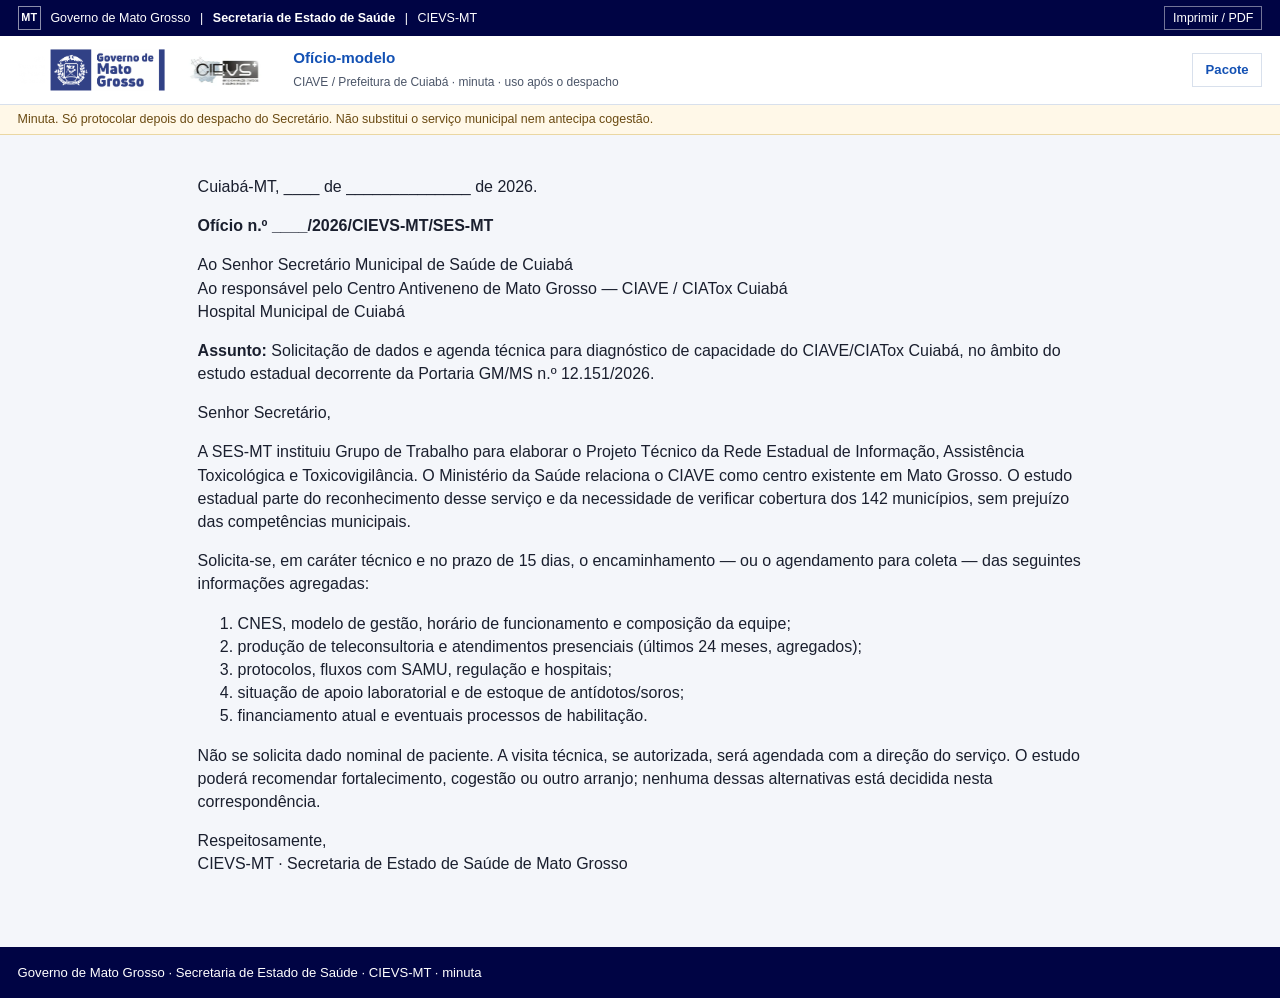
<file: oficio-ciave.html>
<!DOCTYPE html>
<html lang="pt-BR">
<head>
  <meta charset="utf-8">
  <meta name="viewport" content="width=device-width, initial-scale=1">
  <title>Ofício-modelo CIAVE — CIATox-MT | SES-MT</title>
  <link rel="stylesheet" href="css/estilo.css">
</head>
<body class="documento">
  <div class="barra-gov">
    <div class="identidade">
      <span class="mt-selo" aria-hidden="true">MT</span>
      <span>Governo de Mato Grosso</span>
      <span aria-hidden="true">|</span>
      <strong>Secretaria de Estado de Saúde</strong>
      <span aria-hidden="true">|</span>
      <span>CIEVS-MT</span>
    </div>
    <div class="acessibilidade"><button type="button" onclick="window.print()">Imprimir / PDF</button></div>
  </div>
  <header class="cabecalho-doc">
    <div class="marca">
      <img class="ses" src="assets/governo-ses-mt.png" alt="Secretaria de Estado de Saúde. Governo de Mato Grosso" width="220" height="63">
      <img class="cievs" src="assets/logo-cievs-mt.png" alt="CIEVS-MT" width="160" height="40">
      <div class="titulo-projeto">
        <strong>Ofício-modelo</strong>
        <small>CIAVE / Prefeitura de Cuiabá · minuta · uso após o despacho</small>
      </div>
    </div>
    <div class="acoes-topo"><a class="botao secundario" href="pacote.html">Pacote</a></div>
  </header>
  <div class="aviso">Minuta. Só protocolar depois do despacho do Secretário. Não substitui o serviço municipal nem antecipa cogestão.</div>
  <main class="pagina">
    <p>Cuiabá-MT, ____ de ______________ de 2026.</p>
    <p><strong>Ofício n.º ____/2026/CIEVS-MT/SES-MT</strong></p>
    <p>Ao Senhor Secretário Municipal de Saúde de Cuiabá<br>Ao responsável pelo Centro Antiveneno de Mato Grosso — CIAVE / CIATox Cuiabá<br>Hospital Municipal de Cuiabá</p>
    <p><strong>Assunto:</strong> Solicitação de dados e agenda técnica para diagnóstico de capacidade do CIAVE/CIATox Cuiabá, no âmbito do estudo estadual decorrente da Portaria GM/MS n.º 12.151/2026.</p>
    <p>Senhor Secretário,</p>
    <p>A SES-MT instituiu Grupo de Trabalho para elaborar o Projeto Técnico da Rede Estadual de Informação, Assistência Toxicológica e Toxicovigilância. O Ministério da Saúde relaciona o CIAVE como centro existente em Mato Grosso. O estudo estadual parte do reconhecimento desse serviço e da necessidade de verificar cobertura dos 142 municípios, sem prejuízo das competências municipais.</p>
    <p>Solicita-se, em caráter técnico e no prazo de 15 dias, o encaminhamento — ou o agendamento para coleta — das seguintes informações agregadas:</p>
    <ol>
      <li>CNES, modelo de gestão, horário de funcionamento e composição da equipe;</li>
      <li>produção de teleconsultoria e atendimentos presenciais (últimos 24 meses, agregados);</li>
      <li>protocolos, fluxos com SAMU, regulação e hospitais;</li>
      <li>situação de apoio laboratorial e de estoque de antídotos/soros;</li>
      <li>financiamento atual e eventuais processos de habilitação.</li>
    </ol>
    <p>Não se solicita dado nominal de paciente. A visita técnica, se autorizada, será agendada com a direção do serviço. O estudo poderá recomendar fortalecimento, cogestão ou outro arranjo; nenhuma dessas alternativas está decidida nesta correspondência.</p>
    <p>Respeitosamente,<br>CIEVS-MT · Secretaria de Estado de Saúde de Mato Grosso</p>
  </main>
  <footer class="rodape-doc">Governo de Mato Grosso · Secretaria de Estado de Saúde · CIEVS-MT · minuta</footer>
</body>
</html>
</file>
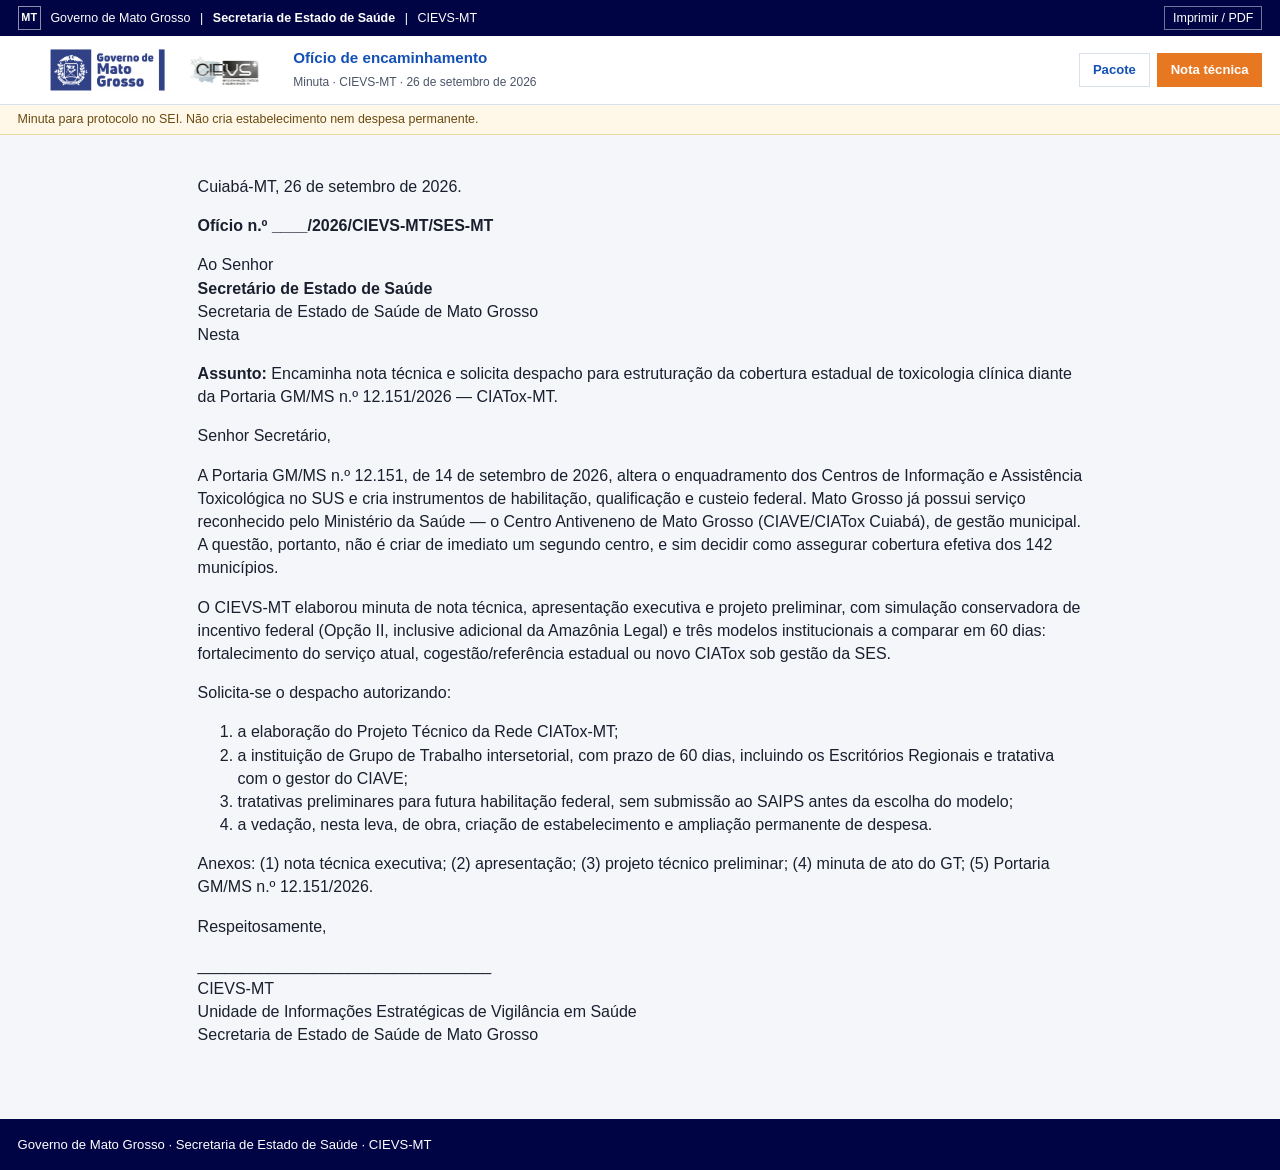
<file: oficio.html>
<!DOCTYPE html>
<html lang="pt-BR">
<head>
  <meta charset="utf-8">
  <meta name="viewport" content="width=device-width, initial-scale=1">
  <title>Ofício — Encaminhamento CIATox-MT | SES-MT</title>
  <link rel="stylesheet" href="css/estilo.css">
</head>
<body class="documento">
  <div class="barra-gov">
    <div class="identidade">
      <span class="mt-selo" aria-hidden="true">MT</span>
      <span>Governo de Mato Grosso</span>
      <span aria-hidden="true">|</span>
      <strong>Secretaria de Estado de Saúde</strong>
      <span aria-hidden="true">|</span>
      <span>CIEVS-MT</span>
    </div>
    <div class="acessibilidade">
      <button type="button" onclick="window.print()">Imprimir / PDF</button>
    </div>
  </div>
  <header class="cabecalho-doc">
    <div class="marca">
      <img class="ses" src="assets/governo-ses-mt.png" alt="Secretaria de Estado de Saúde. Governo de Mato Grosso" width="220" height="63">
      <img class="cievs" src="assets/logo-cievs-mt.png" alt="CIEVS-MT" width="160" height="40">
      <div class="titulo-projeto">
        <strong>Ofício de encaminhamento</strong>
        <small>Minuta · CIEVS-MT · 26 de setembro de 2026</small>
      </div>
    </div>
    <div class="acoes-topo">
      <a class="botao secundario" href="pacote.html">Pacote</a>
      <a class="botao laranja" href="nota-tecnica.html">Nota técnica</a>
    </div>
  </header>
  <div class="aviso">Minuta para protocolo no SEI. Não cria estabelecimento nem despesa permanente.</div>
  <main class="pagina">
    <p>Cuiabá-MT, 26 de setembro de 2026.</p>
    <p><strong>Ofício n.º ____/2026/CIEVS-MT/SES-MT</strong></p>
    <p>
      Ao Senhor<br>
      <strong>Secretário de Estado de Saúde</strong><br>
      Secretaria de Estado de Saúde de Mato Grosso<br>
      Nesta
    </p>
    <p><strong>Assunto:</strong> Encaminha nota técnica e solicita despacho para estruturação da cobertura estadual de toxicologia clínica diante da Portaria GM/MS n.º 12.151/2026 — CIATox-MT.</p>
    <p>Senhor Secretário,</p>
    <p>A Portaria GM/MS n.º 12.151, de 14 de setembro de 2026, altera o enquadramento dos Centros de Informação e Assistência Toxicológica no SUS e cria instrumentos de habilitação, qualificação e custeio federal. Mato Grosso já possui serviço reconhecido pelo Ministério da Saúde — o Centro Antiveneno de Mato Grosso (CIAVE/CIATox Cuiabá), de gestão municipal. A questão, portanto, não é criar de imediato um segundo centro, e sim decidir como assegurar cobertura efetiva dos 142 municípios.</p>
    <p>O CIEVS-MT elaborou minuta de nota técnica, apresentação executiva e projeto preliminar, com simulação conservadora de incentivo federal (Opção II, inclusive adicional da Amazônia Legal) e três modelos institucionais a comparar em 60 dias: fortalecimento do serviço atual, cogestão/referência estadual ou novo CIATox sob gestão da SES.</p>
    <p>Solicita-se o despacho autorizando:</p>
    <ol>
      <li>a elaboração do Projeto Técnico da Rede CIATox-MT;</li>
      <li>a instituição de Grupo de Trabalho intersetorial, com prazo de 60 dias, incluindo os Escritórios Regionais e tratativa com o gestor do CIAVE;</li>
      <li>tratativas preliminares para futura habilitação federal, sem submissão ao SAIPS antes da escolha do modelo;</li>
      <li>a vedação, nesta leva, de obra, criação de estabelecimento e ampliação permanente de despesa.</li>
    </ol>
    <p>Anexos: (1) nota técnica executiva; (2) apresentação; (3) projeto técnico preliminar; (4) minuta de ato do GT; (5) Portaria GM/MS n.º 12.151/2026.</p>
    <p>Respeitosamente,</p>
    <p>
      _________________________________<br>
      CIEVS-MT<br>
      Unidade de Informações Estratégicas de Vigilância em Saúde<br>
      Secretaria de Estado de Saúde de Mato Grosso
    </p>
  </main>
  <footer class="rodape-doc">Governo de Mato Grosso · Secretaria de Estado de Saúde · CIEVS-MT</footer>
</body>
</html>
</file>
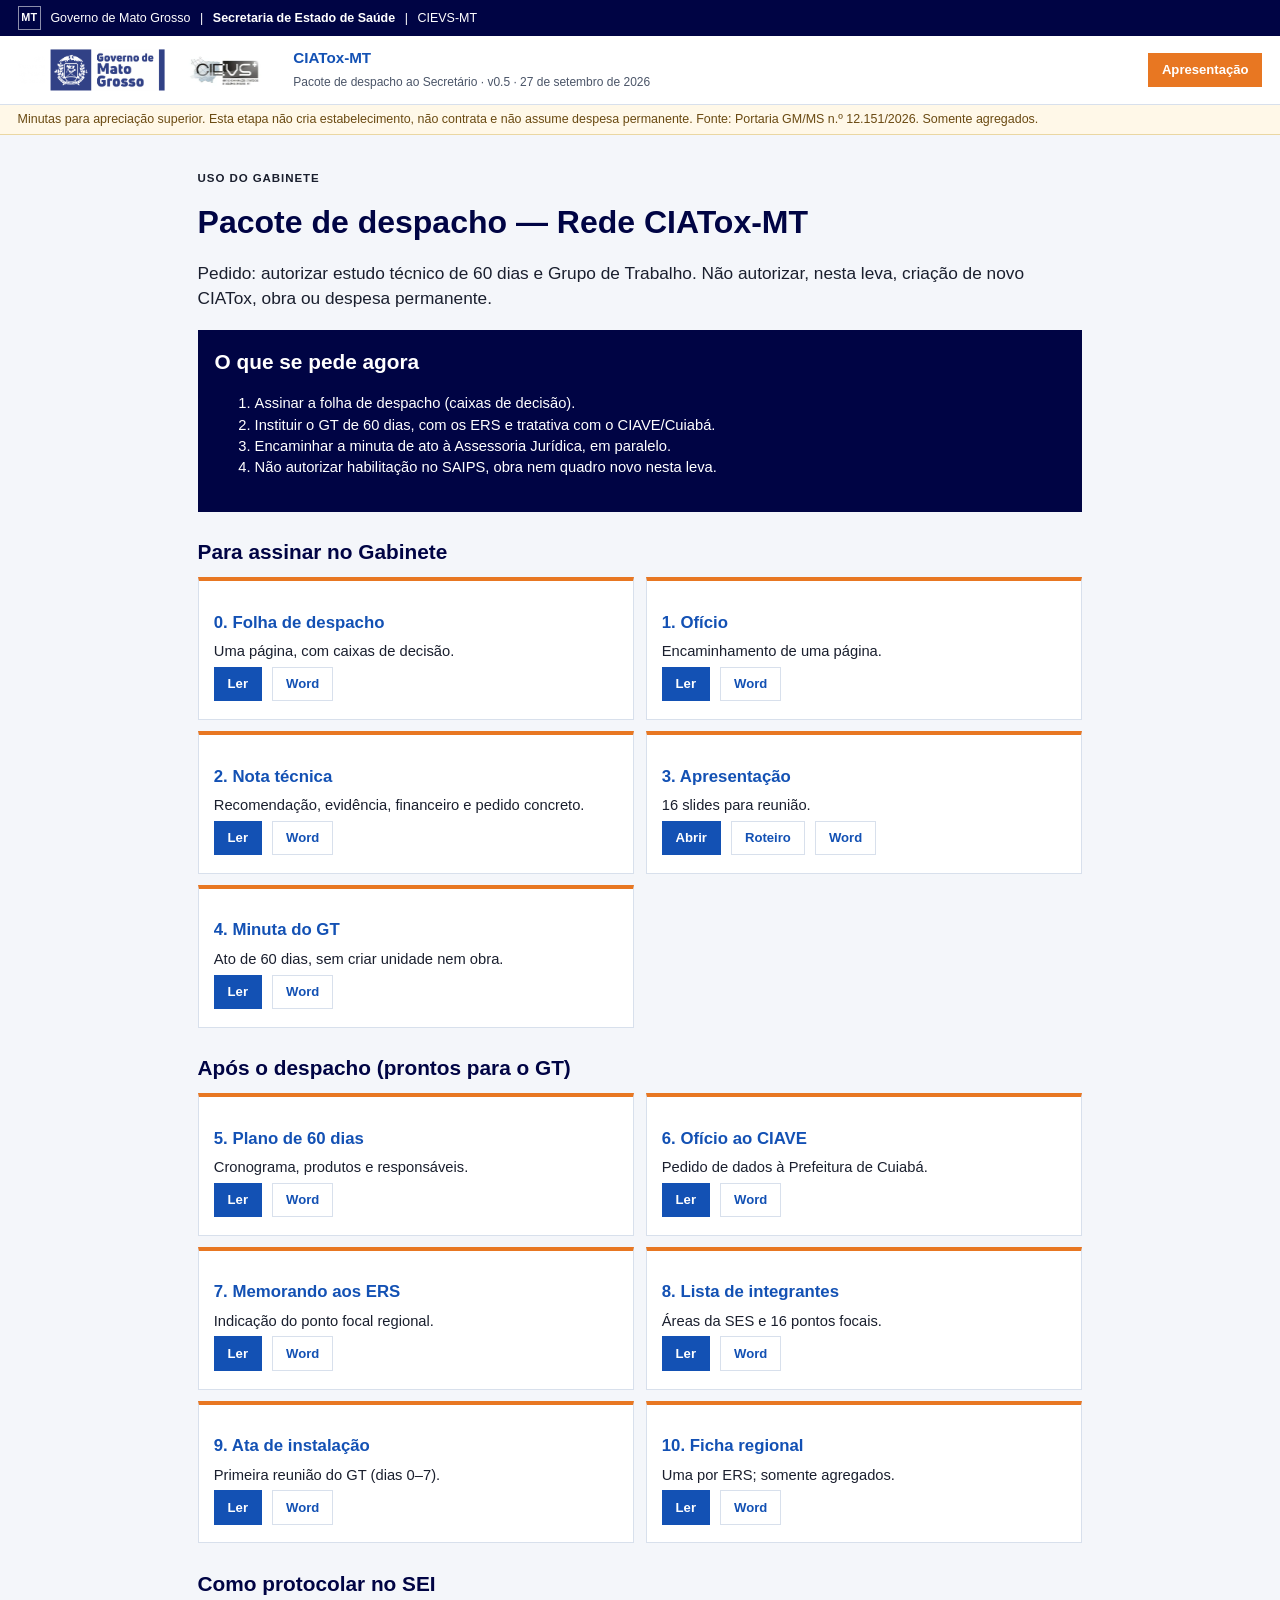
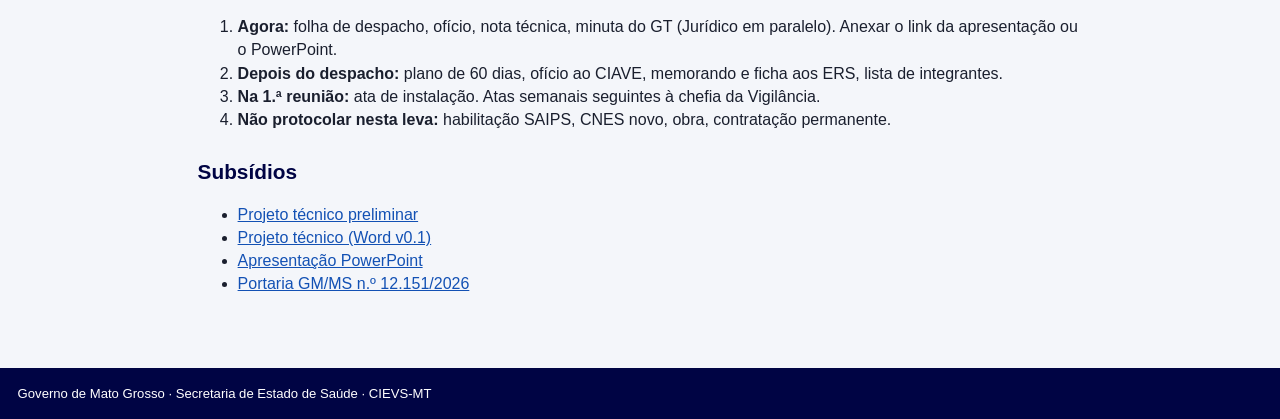
<file: pacote.html>
<!DOCTYPE html>
<html lang="pt-BR">
<head>
  <meta charset="utf-8">
  <meta name="viewport" content="width=device-width, initial-scale=1">
  <title>Pacote de despacho CIATox-MT | SES-MT</title>
  <link rel="stylesheet" href="css/estilo.css">
</head>
<body class="documento">
  <div class="barra-gov">
    <div class="identidade">
      <span class="mt-selo" aria-hidden="true">MT</span>
      <span>Governo de Mato Grosso</span>
      <span aria-hidden="true">|</span>
      <strong>Secretaria de Estado de Saúde</strong>
      <span aria-hidden="true">|</span>
      <span>CIEVS-MT</span>
    </div>
  </div>
  <header class="cabecalho-doc">
    <div class="marca">
      <img class="ses" src="assets/governo-ses-mt.png" alt="Secretaria de Estado de Saúde. Governo de Mato Grosso" width="220" height="63">
      <img class="cievs" src="assets/logo-cievs-mt.png" alt="CIEVS-MT" width="160" height="40">
      <div class="titulo-projeto">
        <strong>CIATox-MT</strong>
        <small>Pacote de despacho ao Secretário · v0.5 · 27 de setembro de 2026</small>
      </div>
    </div>
    <div class="acoes-topo">
      <a class="botao laranja" href="index.html">Apresentação</a>
    </div>
  </header>
  <div class="aviso">
    Minutas para apreciação superior. Esta etapa não cria estabelecimento, não contrata e não assume despesa permanente. Fonte: Portaria GM/MS n.º 12.151/2026. Somente agregados.
  </div>
  <main class="pagina">
    <p class="kicker">Uso do Gabinete</p>
    <h1>Pacote de despacho — Rede CIATox-MT</h1>
    <p class="lead">Pedido: autorizar estudo técnico de 60 dias e Grupo de Trabalho. Não autorizar, nesta leva, criação de novo CIATox, obra ou despesa permanente.</p>

    <section class="cartao navy" style="padding:1rem;margin:1.2rem 0;">
      <h2 style="color:#fff;margin-top:0;">O que se pede agora</h2>
      <ol>
        <li>Assinar a folha de despacho (caixas de decisão).</li>
        <li>Instituir o GT de 60 dias, com os ERS e tratativa com o CIAVE/Cuiabá.</li>
        <li>Encaminhar a minuta de ato à Assessoria Jurídica, em paralelo.</li>
        <li>Não autorizar habilitação no SAIPS, obra nem quadro novo nesta leva.</li>
      </ol>
    </section>

    <h2>Para assinar no Gabinete</h2>
    <div class="grade grade-2">
      <article class="cartao destaque">
        <h3>0. Folha de despacho</h3>
        <p>Uma página, com caixas de decisão.</p>
        <p><a class="botao" href="despacho.html">Ler</a> <a class="botao secundario" href="documentos/04_Folha_Despacho_CIATox_MT.docx">Word</a></p>
      </article>
      <article class="cartao destaque">
        <h3>1. Ofício</h3>
        <p>Encaminhamento de uma página.</p>
        <p><a class="botao" href="oficio.html">Ler</a> <a class="botao secundario" href="documentos/01_Oficio_Encaminhamento_CIATox_MT.docx">Word</a></p>
      </article>
      <article class="cartao destaque">
        <h3>2. Nota técnica</h3>
        <p>Recomendação, evidência, financeiro e pedido concreto.</p>
        <p><a class="botao" href="nota-tecnica.html">Ler</a> <a class="botao secundario" href="documentos/02_Nota_Tecnica_Executiva_CIATox_MT.docx">Word</a></p>
      </article>
      <article class="cartao destaque">
        <h3>3. Apresentação</h3>
        <p>16 slides para reunião.</p>
        <p><a class="botao" href="index.html">Abrir</a> <a class="botao secundario" href="roteiro.html">Roteiro</a> <a class="botao secundario" href="documentos/11_Roteiro_Reuniao_CIATox_MT.docx">Word</a></p>
      </article>
      <article class="cartao destaque">
        <h3>4. Minuta do GT</h3>
        <p>Ato de 60 dias, sem criar unidade nem obra.</p>
        <p><a class="botao" href="minuta-gt.html">Ler</a> <a class="botao secundario" href="documentos/03_Minuta_Ato_GT_CIATox_MT.docx">Word</a></p>
      </article>
    </div>

    <h2>Após o despacho (prontos para o GT)</h2>
    <div class="grade grade-2">
      <article class="cartao destaque">
        <h3>5. Plano de 60 dias</h3>
        <p>Cronograma, produtos e responsáveis.</p>
        <p><a class="botao" href="plano-60.html">Ler</a> <a class="botao secundario" href="documentos/05_Plano_Trabalho_60_dias_CIATox_MT.docx">Word</a></p>
      </article>
      <article class="cartao destaque">
        <h3>6. Ofício ao CIAVE</h3>
        <p>Pedido de dados à Prefeitura de Cuiabá.</p>
        <p><a class="botao" href="oficio-ciave.html">Ler</a> <a class="botao secundario" href="documentos/06_Oficio_CIAVE_Cuiaba_CIATox_MT.docx">Word</a></p>
      </article>
      <article class="cartao destaque">
        <h3>7. Memorando aos ERS</h3>
        <p>Indicação do ponto focal regional.</p>
        <p><a class="botao" href="memorando-ers.html">Ler</a> <a class="botao secundario" href="documentos/07_Memorando_Ponto_Focal_ERS_CIATox_MT.docx">Word</a></p>
      </article>
      <article class="cartao destaque">
        <h3>8. Lista de integrantes</h3>
        <p>Áreas da SES e 16 pontos focais.</p>
        <p><a class="botao" href="lista-gt.html">Ler</a> <a class="botao secundario" href="documentos/08_Lista_Integrantes_GT_CIATox_MT.docx">Word</a></p>
      </article>
      <article class="cartao destaque">
        <h3>9. Ata de instalação</h3>
        <p>Primeira reunião do GT (dias 0–7).</p>
        <p><a class="botao" href="ata-instalacao.html">Ler</a> <a class="botao secundario" href="documentos/09_Ata_Instalacao_GT_CIATox_MT.docx">Word</a></p>
      </article>
      <article class="cartao destaque">
        <h3>10. Ficha regional</h3>
        <p>Uma por ERS; somente agregados.</p>
        <p><a class="botao" href="ficha-regional.html">Ler</a> <a class="botao secundario" href="documentos/10_Ficha_Regional_ERS_CIATox_MT.docx">Word</a></p>
      </article>
    </div>

    <h2>Como protocolar no SEI</h2>
    <ol>
      <li><strong>Agora:</strong> folha de despacho, ofício, nota técnica, minuta do GT (Jurídico em paralelo). Anexar o link da apresentação ou o PowerPoint.</li>
      <li><strong>Depois do despacho:</strong> plano de 60 dias, ofício ao CIAVE, memorando e ficha aos ERS, lista de integrantes.</li>
      <li><strong>Na 1.ª reunião:</strong> ata de instalação. Atas semanais seguintes à chefia da Vigilância.</li>
      <li><strong>Não protocolar nesta leva:</strong> habilitação SAIPS, CNES novo, obra, contratação permanente.</li>
    </ol>

    <h2>Subsídios</h2>
    <ul>
      <li><a href="documento.html">Projeto técnico preliminar</a></li>
      <li><a href="documentos/Projeto_CIATox_MT_Rede_Estadual_Toxicologia_v01.docx">Projeto técnico (Word v0.1)</a></li>
      <li><a href="documentos/Projeto_CIATox_MT_Apresentacao_Executiva_v1.pptx">Apresentação PowerPoint</a></li>
      <li><a href="documentos/Portaria_GM_MS_12151_2026.pdf">Portaria GM/MS n.º 12.151/2026</a></li>
    </ul>
  </main>
  <footer class="rodape-doc">Governo de Mato Grosso · Secretaria de Estado de Saúde · CIEVS-MT</footer>
</body>
</html>
</file>
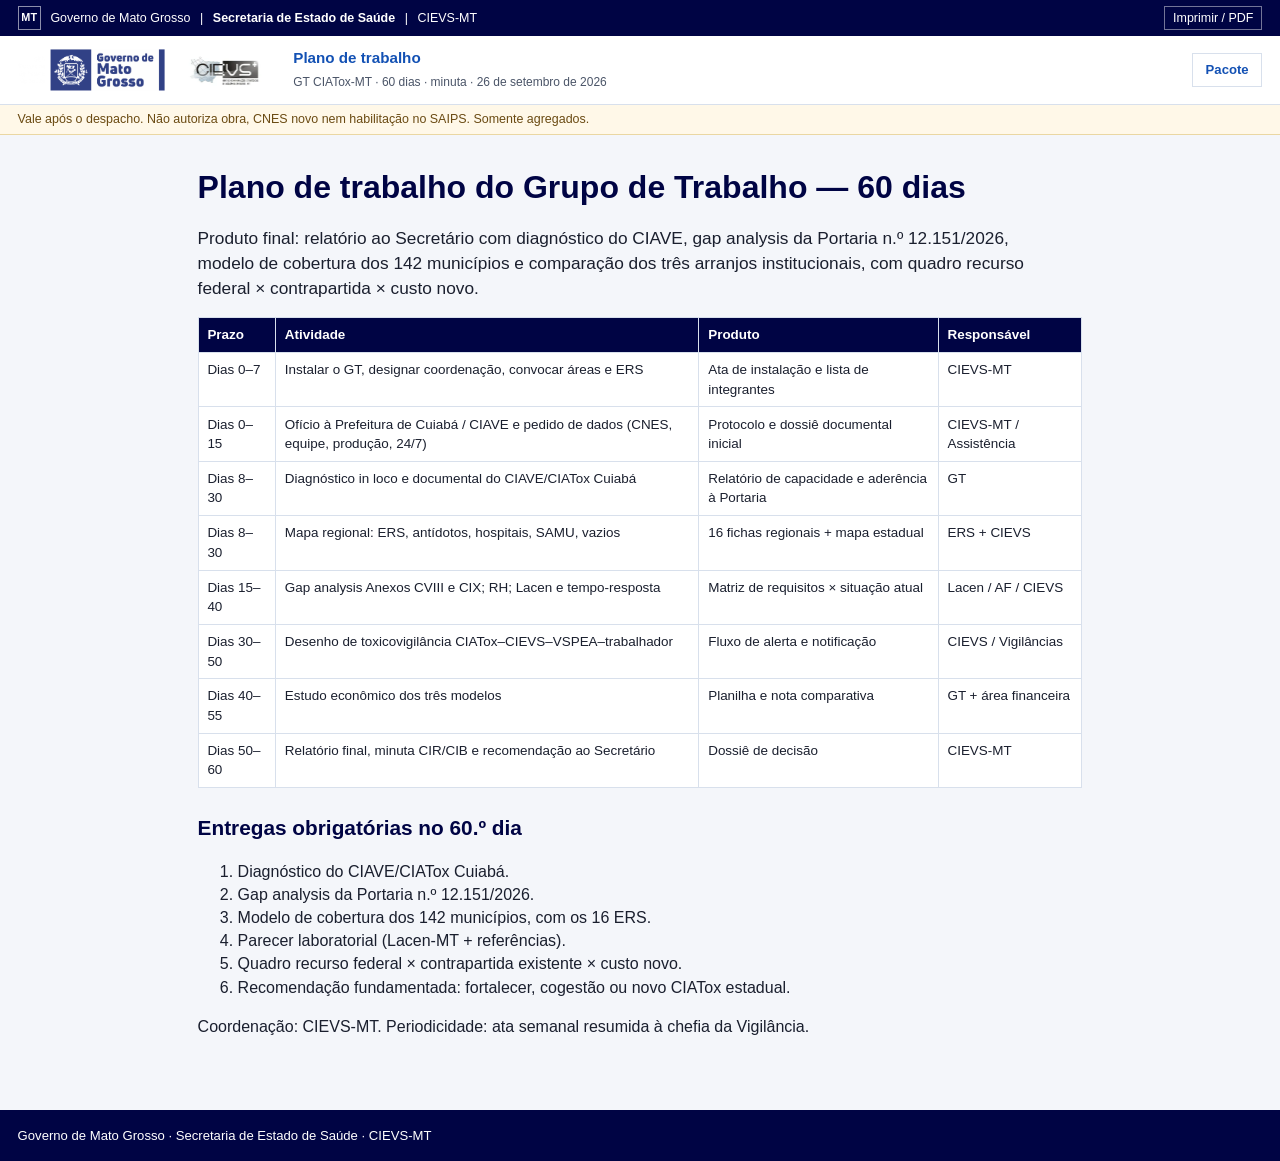
<file: plano-60.html>
<!DOCTYPE html>
<html lang="pt-BR">
<head>
  <meta charset="utf-8">
  <meta name="viewport" content="width=device-width, initial-scale=1">
  <title>Plano de trabalho 60 dias — CIATox-MT | SES-MT</title>
  <link rel="stylesheet" href="css/estilo.css">
</head>
<body class="documento">
  <div class="barra-gov">
    <div class="identidade">
      <span class="mt-selo" aria-hidden="true">MT</span>
      <span>Governo de Mato Grosso</span>
      <span aria-hidden="true">|</span>
      <strong>Secretaria de Estado de Saúde</strong>
      <span aria-hidden="true">|</span>
      <span>CIEVS-MT</span>
    </div>
    <div class="acessibilidade"><button type="button" onclick="window.print()">Imprimir / PDF</button></div>
  </div>
  <header class="cabecalho-doc">
    <div class="marca">
      <img class="ses" src="assets/governo-ses-mt.png" alt="Secretaria de Estado de Saúde. Governo de Mato Grosso" width="220" height="63">
      <img class="cievs" src="assets/logo-cievs-mt.png" alt="CIEVS-MT" width="160" height="40">
      <div class="titulo-projeto">
        <strong>Plano de trabalho</strong>
        <small>GT CIATox-MT · 60 dias · minuta · 26 de setembro de 2026</small>
      </div>
    </div>
    <div class="acoes-topo"><a class="botao secundario" href="pacote.html">Pacote</a></div>
  </header>
  <div class="aviso">Vale após o despacho. Não autoriza obra, CNES novo nem habilitação no SAIPS. Somente agregados.</div>
  <main class="pagina">
    <h1>Plano de trabalho do Grupo de Trabalho — 60 dias</h1>
    <p class="lead">Produto final: relatório ao Secretário com diagnóstico do CIAVE, gap analysis da Portaria n.º 12.151/2026, modelo de cobertura dos 142 municípios e comparação dos três arranjos institucionais, com quadro recurso federal × contrapartida × custo novo.</p>
    <table>
      <thead><tr><th>Prazo</th><th>Atividade</th><th>Produto</th><th>Responsável</th></tr></thead>
      <tbody>
        <tr><td>Dias 0–7</td><td>Instalar o GT, designar coordenação, convocar áreas e ERS</td><td>Ata de instalação e lista de integrantes</td><td>CIEVS-MT</td></tr>
        <tr><td>Dias 0–15</td><td>Ofício à Prefeitura de Cuiabá / CIAVE e pedido de dados (CNES, equipe, produção, 24/7)</td><td>Protocolo e dossiê documental inicial</td><td>CIEVS-MT / Assistência</td></tr>
        <tr><td>Dias 8–30</td><td>Diagnóstico in loco e documental do CIAVE/CIATox Cuiabá</td><td>Relatório de capacidade e aderência à Portaria</td><td>GT</td></tr>
        <tr><td>Dias 8–30</td><td>Mapa regional: ERS, antídotos, hospitais, SAMU, vazios</td><td>16 fichas regionais + mapa estadual</td><td>ERS + CIEVS</td></tr>
        <tr><td>Dias 15–40</td><td>Gap analysis Anexos CVIII e CIX; RH; Lacen e tempo-resposta</td><td>Matriz de requisitos × situação atual</td><td>Lacen / AF / CIEVS</td></tr>
        <tr><td>Dias 30–50</td><td>Desenho de toxicovigilância CIATox–CIEVS–VSPEA–trabalhador</td><td>Fluxo de alerta e notificação</td><td>CIEVS / Vigilâncias</td></tr>
        <tr><td>Dias 40–55</td><td>Estudo econômico dos três modelos</td><td>Planilha e nota comparativa</td><td>GT + área financeira</td></tr>
        <tr><td>Dias 50–60</td><td>Relatório final, minuta CIR/CIB e recomendação ao Secretário</td><td>Dossiê de decisão</td><td>CIEVS-MT</td></tr>
      </tbody>
    </table>
    <h2>Entregas obrigatórias no 60.º dia</h2>
    <ol>
      <li>Diagnóstico do CIAVE/CIATox Cuiabá.</li>
      <li>Gap analysis da Portaria n.º 12.151/2026.</li>
      <li>Modelo de cobertura dos 142 municípios, com os 16 ERS.</li>
      <li>Parecer laboratorial (Lacen-MT + referências).</li>
      <li>Quadro recurso federal × contrapartida existente × custo novo.</li>
      <li>Recomendação fundamentada: fortalecer, cogestão ou novo CIATox estadual.</li>
    </ol>
    <p>Coordenação: CIEVS-MT. Periodicidade: ata semanal resumida à chefia da Vigilância.</p>
  </main>
  <footer class="rodape-doc">Governo de Mato Grosso · Secretaria de Estado de Saúde · CIEVS-MT</footer>
</body>
</html>
</file>
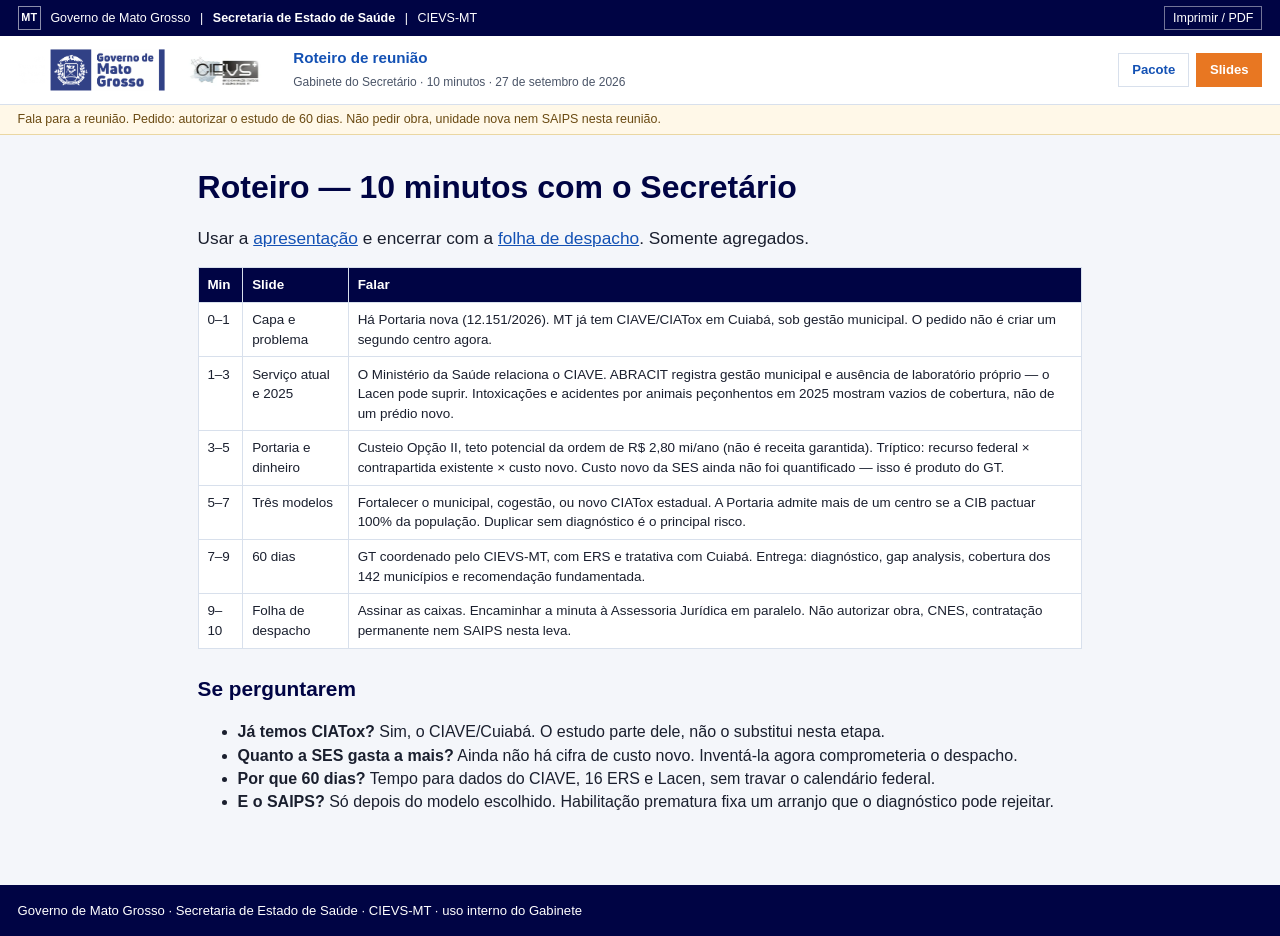
<file: roteiro.html>
<!DOCTYPE html>
<html lang="pt-BR">
<head>
  <meta charset="utf-8">
  <meta name="viewport" content="width=device-width, initial-scale=1">
  <title>Roteiro de reunião — CIATox-MT | SES-MT</title>
  <link rel="stylesheet" href="css/estilo.css">
</head>
<body class="documento">
  <div class="barra-gov">
    <div class="identidade">
      <span class="mt-selo" aria-hidden="true">MT</span>
      <span>Governo de Mato Grosso</span>
      <span aria-hidden="true">|</span>
      <strong>Secretaria de Estado de Saúde</strong>
      <span aria-hidden="true">|</span>
      <span>CIEVS-MT</span>
    </div>
    <div class="acessibilidade"><button type="button" onclick="window.print()">Imprimir / PDF</button></div>
  </div>
  <header class="cabecalho-doc">
    <div class="marca">
      <img class="ses" src="assets/governo-ses-mt.png" alt="Secretaria de Estado de Saúde. Governo de Mato Grosso" width="220" height="63">
      <img class="cievs" src="assets/logo-cievs-mt.png" alt="CIEVS-MT" width="160" height="40">
      <div class="titulo-projeto">
        <strong>Roteiro de reunião</strong>
        <small>Gabinete do Secretário · 10 minutos · 27 de setembro de 2026</small>
      </div>
    </div>
    <div class="acoes-topo"><a class="botao secundario" href="pacote.html">Pacote</a> <a class="botao laranja" href="index.html">Slides</a></div>
  </header>
  <div class="aviso">Fala para a reunião. Pedido: autorizar o estudo de 60 dias. Não pedir obra, unidade nova nem SAIPS nesta reunião.</div>
  <main class="pagina">
    <h1>Roteiro — 10 minutos com o Secretário</h1>
    <p class="lead">Usar a <a href="index.html">apresentação</a> e encerrar com a <a href="despacho.html">folha de despacho</a>. Somente agregados.</p>
    <table>
      <thead><tr><th>Min</th><th>Slide</th><th>Falar</th></tr></thead>
      <tbody>
        <tr><td>0–1</td><td>Capa e problema</td><td>Há Portaria nova (12.151/2026). MT já tem CIAVE/CIATox em Cuiabá, sob gestão municipal. O pedido não é criar um segundo centro agora.</td></tr>
        <tr><td>1–3</td><td>Serviço atual e 2025</td><td>O Ministério da Saúde relaciona o CIAVE. ABRACIT registra gestão municipal e ausência de laboratório próprio — o Lacen pode suprir. Intoxicações e acidentes por animais peçonhentos em 2025 mostram vazios de cobertura, não de um prédio novo.</td></tr>
        <tr><td>3–5</td><td>Portaria e dinheiro</td><td>Custeio Opção II, teto potencial da ordem de R$ 2,80 mi/ano (não é receita garantida). Tríptico: recurso federal × contrapartida existente × custo novo. Custo novo da SES ainda não foi quantificado — isso é produto do GT.</td></tr>
        <tr><td>5–7</td><td>Três modelos</td><td>Fortalecer o municipal, cogestão, ou novo CIATox estadual. A Portaria admite mais de um centro se a CIB pactuar 100% da população. Duplicar sem diagnóstico é o principal risco.</td></tr>
        <tr><td>7–9</td><td>60 dias</td><td>GT coordenado pelo CIEVS-MT, com ERS e tratativa com Cuiabá. Entrega: diagnóstico, gap analysis, cobertura dos 142 municípios e recomendação fundamentada.</td></tr>
        <tr><td>9–10</td><td>Folha de despacho</td><td>Assinar as caixas. Encaminhar a minuta à Assessoria Jurídica em paralelo. Não autorizar obra, CNES, contratação permanente nem SAIPS nesta leva.</td></tr>
      </tbody>
    </table>
    <h2>Se perguntarem</h2>
    <ul>
      <li><strong>Já temos CIATox?</strong> Sim, o CIAVE/Cuiabá. O estudo parte dele, não o substitui nesta etapa.</li>
      <li><strong>Quanto a SES gasta a mais?</strong> Ainda não há cifra de custo novo. Inventá-la agora comprometeria o despacho.</li>
      <li><strong>Por que 60 dias?</strong> Tempo para dados do CIAVE, 16 ERS e Lacen, sem travar o calendário federal.</li>
      <li><strong>E o SAIPS?</strong> Só depois do modelo escolhido. Habilitação prematura fixa um arranjo que o diagnóstico pode rejeitar.</li>
    </ul>
  </main>
  <footer class="rodape-doc">Governo de Mato Grosso · Secretaria de Estado de Saúde · CIEVS-MT · uso interno do Gabinete</footer>
</body>
</html>
</file>
<file: css/estilo.css>
:root {
  --navy: #000444;
  --deep: #1d357f;
  --blue: #1351b4;
  --accent: #0071bb;
  --orange: #e87722;
  --ink: #1a1f2e;
  --muted: #4b5568;
  --line: #d8e0ec;
  --wash: #edf3fc;
  --paper: #ffffff;
  --sand: #f4f6fa;
  --ok: #1f6b4a;
  --font: "Uni Neue", "Segoe UI", Calibri, Arial, sans-serif;
  --font-scale: 100%;
}

* { box-sizing: border-box; }
html { font-size: var(--font-scale); }
html, body { margin: 0; height: 100%; }
body {
  font-family: var(--font);
  color: var(--ink);
  background: var(--navy);
  line-height: 1.45;
}
body.alto-contraste {
  --navy: #000;
  --deep: #000;
  --blue: #000;
  --accent: #000;
  --orange: #000;
  --ink: #000;
  --muted: #222;
  --line: #000;
  --wash: #fff;
  --paper: #fff;
  --sand: #fff;
  --ok: #000;
  background: #fff;
  color: #000;
}
img { max-width: 100%; height: auto; display: block; }
a { color: var(--blue); }
.sr-only {
  position: absolute; width: 1px; height: 1px; overflow: hidden; clip: rect(0,0,0,0);
}

/* Barra de governo */
.barra-gov {
  display: flex; align-items: center; justify-content: space-between; gap: .75rem;
  background: var(--navy); color: #fff; min-height: 36px;
  padding: .35rem 1.1rem; font-size: .78rem;
}
.barra-gov .identidade { display: flex; align-items: center; gap: .6rem; flex-wrap: wrap; }
.mt-selo {
  display: inline-flex; align-items: center; justify-content: center;
  width: 1.45rem; height: 1.45rem; border: 1px solid rgba(255,255,255,.55);
  font-weight: 800; font-size: .68rem;
}
.acessibilidade { display: flex; gap: .35rem; flex-wrap: wrap; }
.acessibilidade button,
.acessibilidade a {
  appearance: none; border: 1px solid rgba(255,255,255,.45); background: transparent;
  color: #fff; padding: .15rem .5rem; font: inherit; cursor: pointer; text-decoration: none;
}

/* Shell da apresentação */
.app {
  display: grid;
  grid-template-rows: auto auto auto 1fr auto;
  height: 100dvh;
  background: var(--sand);
}
.cabecalho {
  display: flex; align-items: center; justify-content: space-between; gap: 1rem;
  background: var(--paper); border-bottom: 1px solid var(--line);
  padding: .45rem 1.1rem;
}
.marca { display: flex; align-items: center; gap: 1rem; min-width: 0; }
.marca .ses { height: 42px; width: auto; }
.marca .cievs { height: 40px; width: auto; }
.titulo-projeto { min-width: 0; }
.titulo-projeto strong { display: block; color: var(--blue); font-size: .95rem; }
.titulo-projeto small { color: var(--muted); font-size: .75rem; }
.acoes-topo { display: flex; gap: .45rem; flex-wrap: wrap; }
.botao {
  display: inline-flex; align-items: center; justify-content: center;
  padding: .42rem .8rem; font: inherit; font-weight: 700; font-size: .82rem;
  text-decoration: none; border: 1px solid transparent; cursor: pointer; color: #fff;
  background: var(--blue);
}
.botao.secundario { background: var(--paper); color: var(--blue); border-color: var(--line); }
.botao.laranja { background: var(--orange); color: #fff; }

.aviso {
  background: #fff8e8; color: #6a4a12; border-bottom: 1px solid #ead7a2;
  font-size: .78rem; padding: .35rem 1.1rem;
}
body.alto-contraste .aviso { background: #fff; color: #000; border-color: #000; }

.deck {
  position: relative; overflow: hidden; background: var(--sand); min-height: 0;
}
.slide {
  display: none; height: 100%; overflow: auto;
  padding: 1.1rem 1.4rem 1.3rem;
}
.slide.ativa { display: block; }
.slide-interno {
  width: min(1180px, 100%);
  margin: 0 auto;
  min-height: 100%;
  display: flex; flex-direction: column; gap: .85rem;
}
.kicker {
  font-size: .72rem; font-weight: 800; letter-spacing: .08em; text-transform: uppercase;
  color: var(--orange);
}
h1, h2, h3 { margin: 0; color: var(--navy); font-weight: 700; }
.slide h1 { font-size: clamp(1.7rem, 3.2vw, 2.5rem); line-height: 1.15; color: #fff; }
.slide h2 { font-size: clamp(1.25rem, 2.4vw, 1.85rem); line-height: 1.2; }
.lead { margin: 0; color: var(--muted); max-width: 52rem; }
.fonte {
  margin-top: auto; font-size: .72rem; color: var(--muted);
  border-top: 1px solid var(--line); padding-top: .55rem;
}

/* Capa */
.capa {
  background: var(--navy); color: #fff;
}
.capa .slide-interno { justify-content: center; }
.capa .kicker, .capa h1, .capa .lead, .capa .fonte { color: #fff; }
.capa .lead { color: rgba(255,255,255,.88); }
.capa .fonte { border-color: rgba(255,255,255,.2); color: rgba(255,255,255,.75); }
.selos { display: flex; flex-wrap: wrap; gap: .45rem; margin: .3rem 0 .2rem; }
.selo {
  border: 1px solid rgba(255,255,255,.35); padding: .25rem .55rem;
  font-size: .72rem; font-weight: 700; letter-spacing: .04em; text-transform: uppercase;
}
.kpis { display: grid; grid-template-columns: repeat(3, 1fr); gap: .7rem; margin-top: .4rem; }
.kpi { background: rgba(255,255,255,.08); border: 1px solid rgba(255,255,255,.18); padding: .85rem .95rem; }
.kpi strong { display: block; font-size: 1.35rem; color: #fff; }
.kpi span { display: block; font-size: .82rem; color: rgba(255,255,255,.82); }

.grade { display: grid; gap: .7rem; }
.grade-2 { grid-template-columns: 1fr 1fr; }
.grade-3 { grid-template-columns: 1fr 1fr 1fr; }
.grade-4 { grid-template-columns: repeat(4, 1fr); }
.cartao {
  background: var(--paper); border: 1px solid var(--line); padding: .85rem .95rem;
}
.cartao h3 { font-size: 1rem; margin-bottom: .35rem; color: var(--blue); }
.cartao p, .cartao li { margin: 0; font-size: .92rem; color: var(--ink); }
.cartao.destaque { border-top: 4px solid var(--orange); }
.cartao.navy { background: var(--navy); color: #fff; border-color: var(--navy); }
.cartao.navy h3, .cartao.navy p { color: #fff; }
.numero {
  display: inline-flex; align-items: center; justify-content: center;
  min-width: 1.7rem; height: 1.7rem; background: var(--blue); color: #fff;
  font-weight: 800; font-size: .85rem; margin-bottom: .4rem;
}
.mega {
  font-size: clamp(1.15rem, 2.4vw, 1.65rem); color: var(--blue); line-height: 1.15;
  font-weight: 800;
}
.mega small { display: block; font-size: .85rem; color: var(--muted); font-weight: 600; margin-top: .25rem; }

.niveis { display: grid; grid-template-columns: repeat(4, 1fr); gap: .6rem; }
.nivel { background: var(--paper); border: 1px solid var(--line); padding: .8rem; min-height: 100%; }
.nivel .faixa { font-size: .7rem; font-weight: 800; letter-spacing: .06em; text-transform: uppercase; color: var(--accent); }
.nivel h3 { font-size: .98rem; margin: .2rem 0 .45rem; }
.nivel ul { margin: 0; padding-left: 1.05rem; font-size: .85rem; }

.fluxo {
  display: flex; flex-wrap: wrap; gap: .4rem; align-items: center;
  font-size: .88rem; font-weight: 700; color: var(--navy);
}
.fluxo span { background: var(--paper); border: 1px solid var(--line); padding: .35rem .55rem; }
.fluxo em { font-style: normal; color: var(--orange); font-weight: 800; }

table { width: 100%; border-collapse: collapse; background: var(--paper); font-size: .82rem; }
th, td { border: 1px solid var(--line); padding: .45rem .55rem; text-align: left; vertical-align: top; }
th { background: var(--navy); color: #fff; font-weight: 700; }
.lista-limpa { margin: 0; padding-left: 1.1rem; }
.lista-limpa li { margin: .2rem 0; }

.timeline { display: grid; grid-template-columns: repeat(4, 1fr); gap: .6rem; }
.passo { background: var(--paper); border: 1px solid var(--line); padding: .8rem; }
.passo strong { display: block; color: var(--orange); font-size: .78rem; letter-spacing: .05em; text-transform: uppercase; margin-bottom: .35rem; }

.decisao { counter-reset: item; }
.decisao article { display: grid; grid-template-columns: auto 1fr; gap: .35rem .7rem; align-items: start; }
.decisao article::before {
  counter-increment: item; content: counter(item, upper-roman);
  grid-row: 1 / span 2;
  display: flex; align-items: center; justify-content: center;
  width: 2rem; height: 2rem; background: var(--navy); color: #fff; font-weight: 800; font-size: .85rem;
}

.rodape-app {
  display: flex; align-items: center; justify-content: space-between; gap: .7rem;
  background: var(--navy); color: #fff; padding: .45rem 1.1rem; font-size: .8rem;
}
.nav-slides { display: flex; align-items: center; gap: .5rem; }
.nav-slides button {
  appearance: none; background: #fff; color: var(--navy); border: 0;
  font: inherit; font-weight: 700; padding: .35rem .7rem; cursor: pointer;
}
.nav-slides button:disabled { opacity: .4; cursor: not-allowed; }
.progresso { flex: 1; max-width: 280px; height: 4px; background: rgba(255,255,255,.2); }
.progresso span { display: block; height: 100%; background: var(--orange); width: 0; }
.contador { min-width: 4.5rem; text-align: center; font-variant-numeric: tabular-nums; }

/* Página documento */
body.documento { background: var(--sand); height: auto; }
.pagina { max-width: 920px; margin: 0 auto; padding: 1.5rem 1.1rem 3.5rem; }
.pagina h1 { color: var(--navy); font-size: 2rem; margin: .3rem 0 1rem; }
.pagina h2 { color: var(--navy); font-size: 1.3rem; margin: 1.6rem 0 .6rem; }
.pagina h3 { color: var(--blue); font-size: 1.05rem; margin: 1rem 0 .4rem; }
.pagina p { color: var(--ink); }
.pagina .lead { font-size: 1.08rem; }
.cabecalho-doc {
  display: flex; align-items: center; justify-content: space-between; gap: 1rem; flex-wrap: wrap;
  background: var(--paper); border-bottom: 1px solid var(--line); padding: .7rem 1.1rem;
}
.pagina .botao { margin: .25rem .4rem .25rem 0; }
.pagina table { font-size: .84rem; margin: 1rem 0; }
.pagina .cartao.navy p { margin: 0; color: #fff; }
.pagina .cartao.navy h2, .pagina .cartao.navy ol, .pagina .cartao.navy li { color: #fff; }
.rodape-doc { background: var(--navy); color: #fff; padding: 1rem 1.1rem; font-size: .82rem; }
.ers { display: grid; grid-template-columns: 1fr 1fr; gap: .35rem .7rem; font-size: .9rem; }
.ers li { list-style: none; }
.ers { padding: 0; margin: 0; }

@media (max-width: 900px) {
  .kpis, .grade-2, .grade-3, .grade-4, .niveis, .timeline, .ers { grid-template-columns: 1fr; }
  .marca .ses { height: 32px; }
  .marca .cievs { height: 32px; }
  .titulo-projeto { display: none; }
  .slide { padding: .9rem; }
  table { font-size: .75rem; }
}

@media print {
  body { background: #fff; height: auto; }
  .barra-gov, .cabecalho, .aviso, .rodape-app, .acoes-topo, .acessibilidade { display: none !important; }
  .app { display: block; height: auto; background: #fff; }
  .deck { overflow: visible; }
  .slide { display: block !important; page-break-after: always; height: auto; overflow: visible; }
  .capa { -webkit-print-color-adjust: exact; print-color-adjust: exact; }
}
</file>
